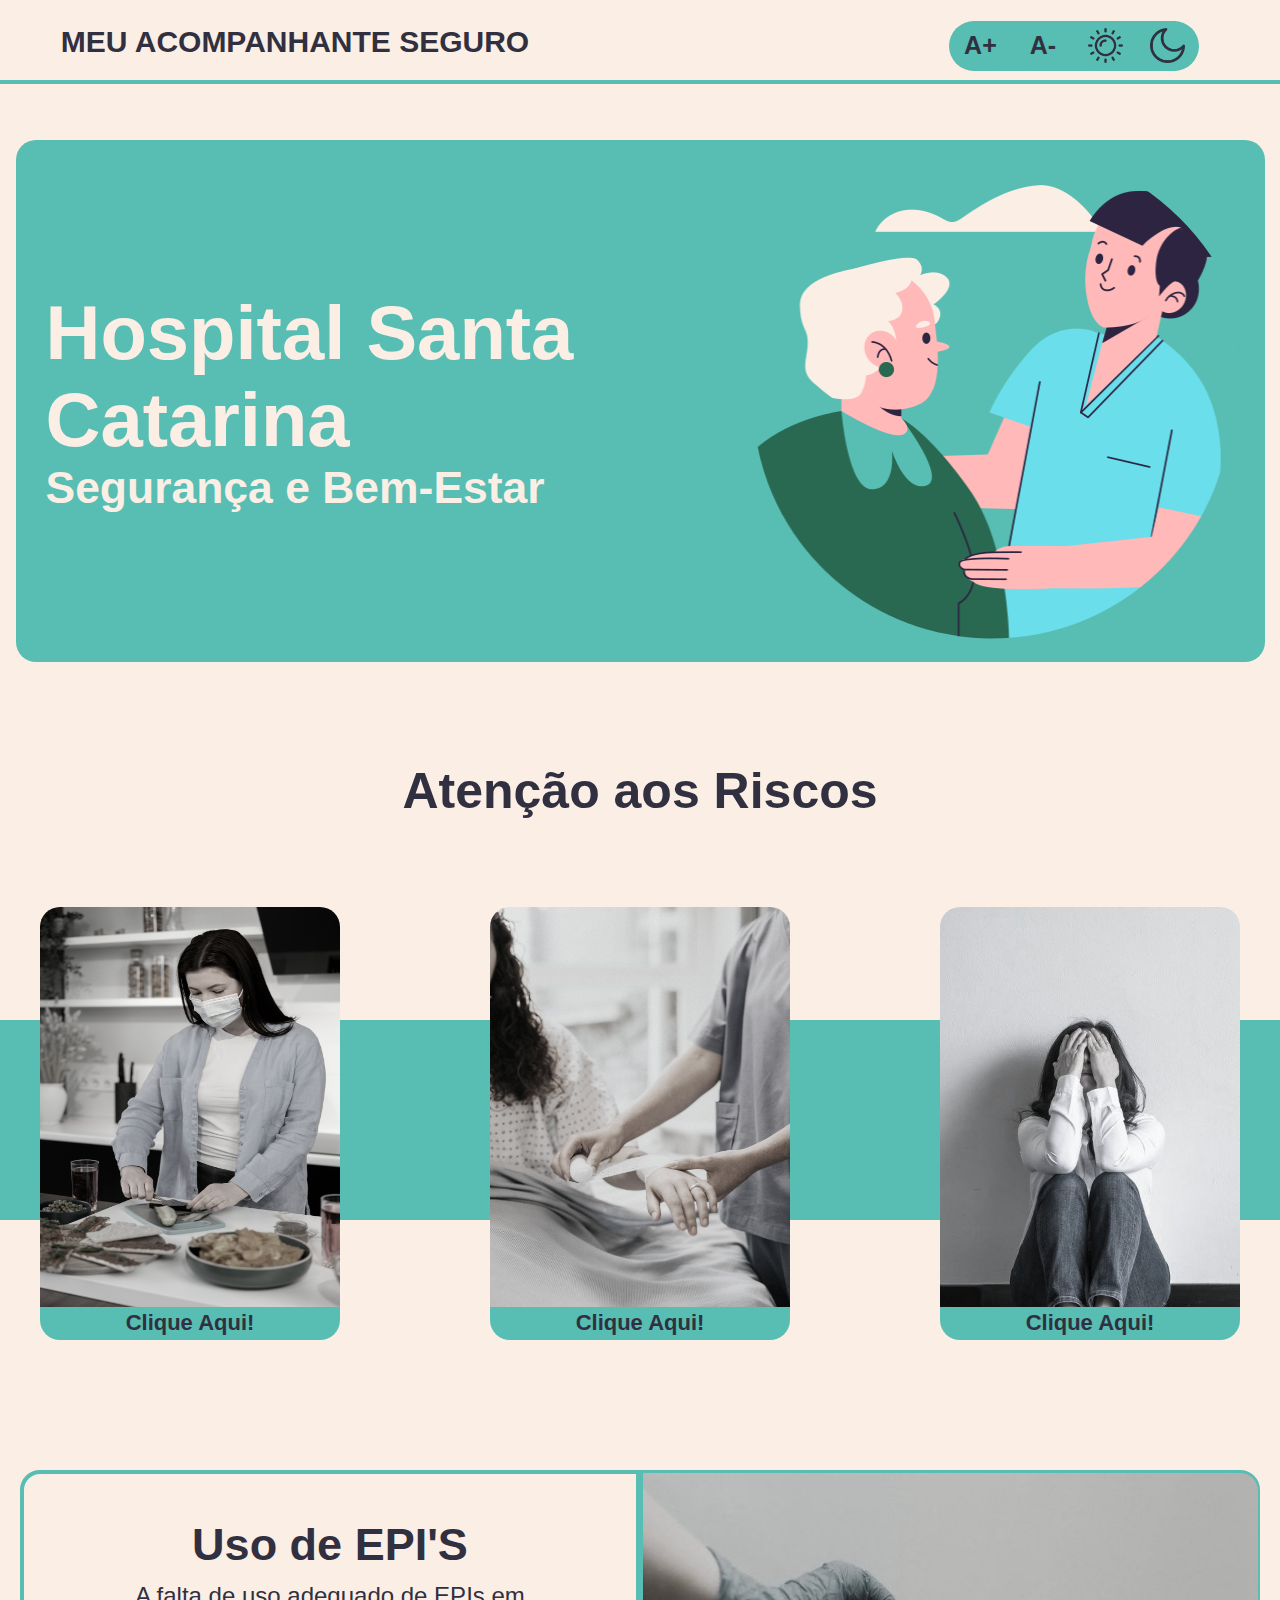
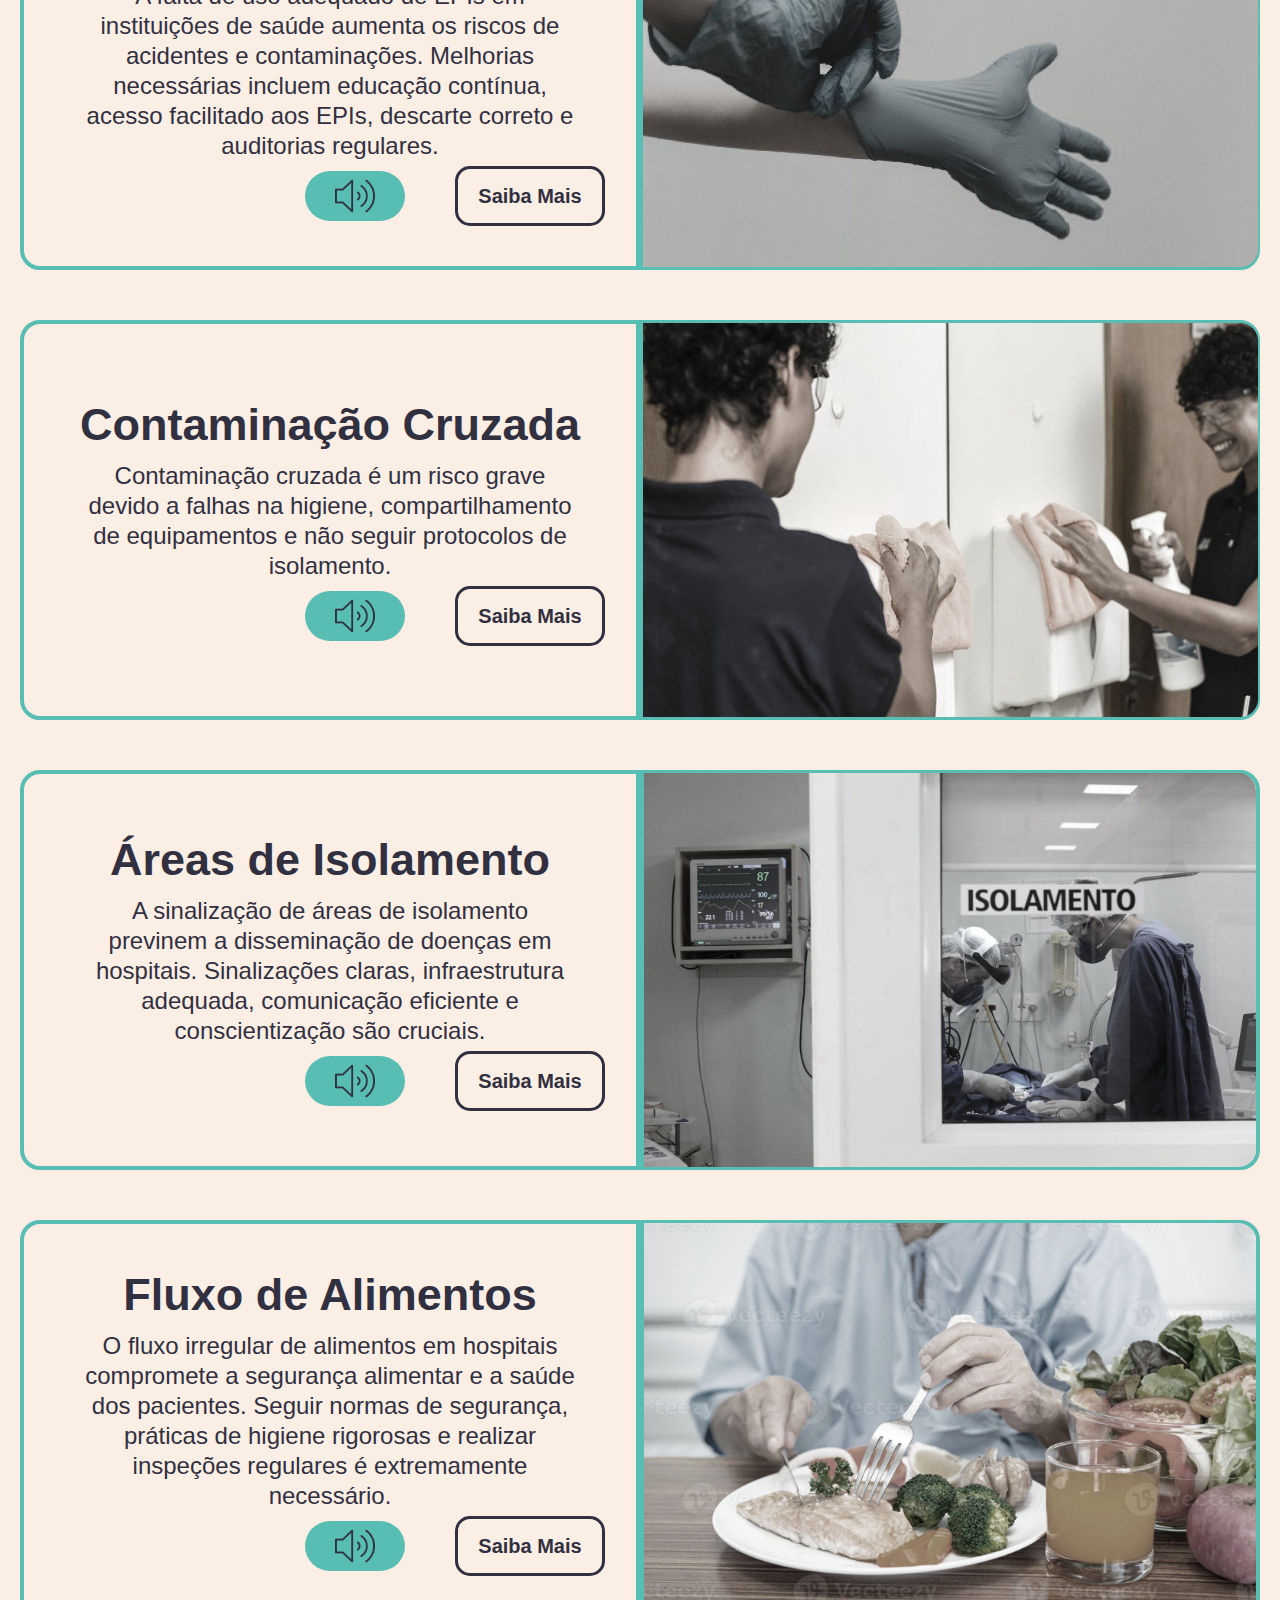
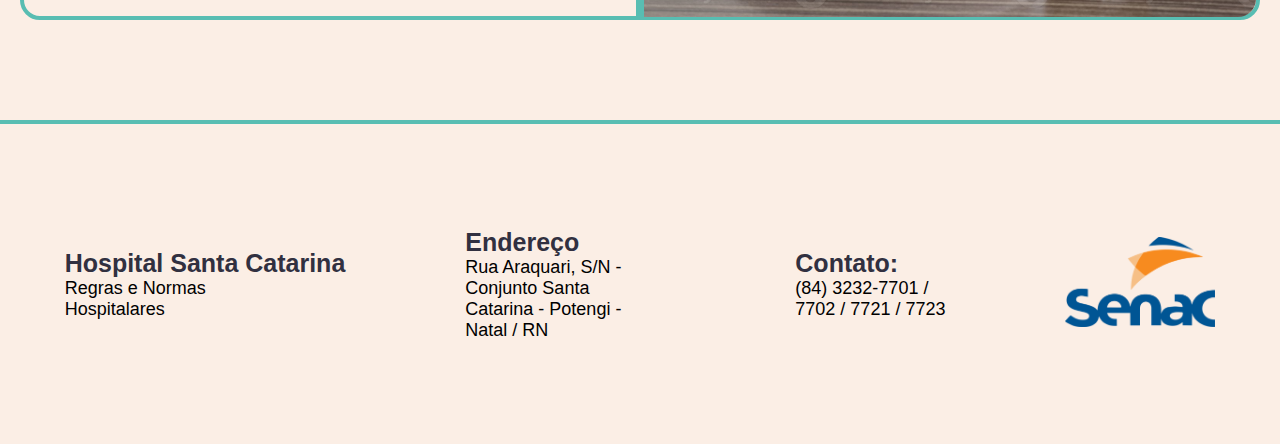
<file: src/index.html>
<!DOCTYPE html>
<html lang="PT-BR">
<head>
    <meta charset="UTF-8">
    <meta name="viewport" content="width=device-width, initial-scale=1.0">
    <title>index</title> 
    <link rel="stylesheet" href="/src/assets/css/index.css">
    <link rel="stylesheet" href="assets/css/reset.css">
    <script src="assets/js/index.js" defer></script>
    <script src="assets/js/script.js" defer></script>
</head>
<body>
    <main class="principal" id="principal">
        <header id="barra_inicial">
            <div id="conteinerEsquerdo">
                <h1 id="titulo" >MEU ACOMPANHANTE SEGURO</h1>
            </div>
            
            <div id="conteinerDireito">
                <nav id="barra_acessibilidade">
                    <button class="botao_acessibilidade" id="aumentar_fonte" class="redimensionar_fonte" title="Aumentar Fonte">A+</button>
                    <button class="botao_acessibilidade" id="diminuir_fonte" class="redimensionar_fonte" title="Diminuir Fonte">A-</button>
                    <button class="botao_acessibilidade" onclick='lightMode()'>
                        <img src="assets/images/icon_modoClaro.png" alt="" class="icones_tema" title="Modo Claro">
                    </button>
                    <button class="botao_acessibilidade" onclick="darkMode()">
                        <img src="assets/images/icon_modoNoturno.png" alt="" class="icones_tema" title="Modo Escuro">
                    </button>
                </nav>
            </div>
        </header>

        <hr id="hr_inicio">

            <section id="destaque">
                <div id="conteinerDestaque">
                    <div id="destaque_texto">
                        <h1>Hospital Santa Catarina</h1>
                        <h3>Segurança e Bem-Estar</h3>
                    </div>
                    <div>
                        <img src="assets/images/img_acompanhanteOficial.png" alt="" id="destaque_imagem" title="Banner Principal">
                    </div>
                </div>
            </section>

        <h1 id="titulo_atencaoRiscos">Atenção aos Riscos</h1>

            <section id="barra_atencaoRiscos">
                <div>
                    <dialog class="dialogRisco" id=dialogRisco1>
                        <h1>Contaminação</h1>

                        <p class="textoDialogo">
                            Cuidados com Alimentos e Bebidas Lave bem as mãos antes de preparar ou
                            consumir alimentos. Não consuma alimentos e bebidas do paciente, a menos que
                            autorizado.
                        </p>
                       
                        <button onclick="fecharDialog()" class="botaofecharDialog">X</button>

                        <button class="BotaoAudio"><img src="assets/images/icon_audio.png" alt="" class="imagemAudio"></button>
                        <!-- Imagem usada para o botão de parar leitura -->
                        <img src="assets/images/icon_pausa.png" alt="Parar Leitura" id="imagemAudioStop" style="display:none;" >
                        
                    </dialog>
                    
                    <button onclick="abrirDialog()" class="botaoAbrirDialog">
                        <img src="assets/images/img_cuidadoAlimentos.jpg" alt="" class="img_riscos" id="img_risco1" title="Contaminação">
                        <h5 class="titulo_risco">Clique Aqui!</h5>
                    </button>
                </div>

                <div>
                    <dialog class="dialogRisco" id=dialogRisco2>
                        <h1>Fluído Corporais</h1>

                        <p class="textoDialogo">
                            Sempre use luvas ao tocar em feridas, trocar curativos, ou auxiliar o
                            paciente em atividades que envolvam contato com fluidos corporais(Sangue, urina...). 
                        </p>

                        <button onclick="fecharDialog2()" class="botaofecharDialog">X</button>

                        <button class="BotaoAudio"><img src="assets/images/icon_audio.png" alt="" class="imagemAudio"></button>
                        <!-- Imagem usada para o botão de parar leitura -->
                        <img src="assets/images/icon_pausa.png" alt="Parar Leitura" id="imagemAudioStop" style="display:none;" >
                
                    </dialog>

                    <button onclick="abrirDialog2()" class="botaoAbrirDialog">
                        <img src="assets/images/img_curativo.jpg" alt="" class="img_riscos" id="img_risco2" title="Fluídos Corporais">
                        <h5 class="titulo_risco">Clique Aqui!</h5>
                    </button>
                </div>

                <div>
                    <dialog class="dialogRisco" id=dialogRisco3>
                        <h1>Emocionais</h1>

                        <p class="textoDialogo">
                            Acompanhar um ente querido no hospital pode ser 
                            emocionalmente desgastante. O estresse e a ansiedade 
                            podem afetar nossa saúde mental, comprometendo nossa 
                            capacidade de cuidar do paciente e de nós mesmos.
                        </p>

                        <button onclick="fecharDialog3()" class="botaofecharDialog">X</button>

                        <button class="BotaoAudio"><img src="assets/images/icon_audio.png" alt="" class="imagemAudio"></button>
                        <!-- Imagem usada para o botão de parar leitura -->
                        <img src="assets/images/icon_pausa.png" alt="Parar Leitura" id="imagemAudioStop" style="display:none;" >

                    </dialog>

                    <button onclick="abrirDialog3()" class="botaoAbrirDialog">
                        <img src="assets/images/img_pessoaAbalada.jpg" alt="" class="img_riscos" id="img_risco3" title="Riscos Emocionais">
                        <h5 class="titulo_risco">Clique Aqui!</h5>
                    </button>
                </div>
            </section>

            <h1 id="secaoConteudo">Conteúdos</h1>

            <main class="conteudo">
                <div class="areaTexto">
                    <h4 class="titulo_conteudo" id="titulo_conteudo1">Uso de EPI'S</h4>
                    <p class="paragrafo_conteudo" id="paragrafo_conteudo1">A falta de uso adequado de EPIs em instituições de saúde aumenta 
                        os riscos de acidentes e contaminações. Melhorias necessárias incluem educação contínua, acesso facilitado aos EPIs, 
                        descarte correto e auditorias regulares.
                    
                      
                    </p>

                    <a href="detalhes.html"><button class="saibaMais">Saiba Mais</button></a>
                    <button class="audioConteudo">
                        <img src="assets/images/icon_audio.png" alt="" class="img_audioConteudo">
                    </button>
                </div>

                <div class="areaImg">
                    <img src="assets/images/img_usoEPIs.jpeg" alt="" class="imagemConteudo" title="Imagem de Uso de Equipamentos de Proteção">
                </div>
            </main>

            <main class="conteudo">
                <div class="areaTexto">
                    <h4 class="titulo_conteudo" id="titulo_conteudo2">Contaminação Cruzada</h4>
                    <p class="paragrafo_conteudo" id="paragrafo_conteudo2">Contaminação cruzada é um risco grave devido a falhas na higiene, 
                        compartilhamento de equipamentos e não seguir protocolos de isolamento.
                    </p>
                    <a href="detalhes2.html"><button class="saibaMais">Saiba Mais</button></a>
                    <button class="audioConteudo">
                        <img src="assets/images/icon_audio.png" alt="" class="img_audioConteudo">
                    </button>
                </div>

                <div class="areaImg">
                    <img src="assets/images/img_contaminaçãoCruzada.jpeg" alt="" class="imagemConteudo" title="Imagem de Contaminação Cruzada">
                </div>
            </main>

            <main class="conteudo">
                <div class="areaTexto">
                    <h4 class="titulo_conteudo" id="titulo_conteudo3">Áreas de Isolamento</h4>
                    <p class="paragrafo_conteudo" id="paragrafo_conteudo3">A sinalização de áreas de isolamento previnem a disseminação de doenças em 
                        hospitais. Sinalizações claras, infraestrutura adequada, comunicação eficiente e conscientização são cruciais.</p>
                    <a href="detalhes3.html"><button class="saibaMais">Saiba Mais</button></a>
                    <button class="audioConteudo">
                        <img src="assets/images/icon_audio.png" alt="" class="img_audioConteudo">
                    </button>
                </div>

                <div class="areaImg">
                    <img src="assets/images/img_áreasIsolamento.jpeg" alt="" class="imagemConteudo" title="Imagem de Áreas de Isolamento">
                </div>
            </main>

            <main class="conteudo">
                <div class="areaTexto">
                    <h4 class="titulo_conteudo" id="titulo_conteudo4">Fluxo de Alimentos</h4>
                    <p class="paragrafo_conteudo" id="paragrafo_conteudo4">O fluxo irregular de alimentos em hospitais compromete a segurança alimentar e 
                        a saúde dos pacientes. Seguir normas de segurança, práticas de higiene rigorosas e realizar inspeções regulares é extremamente 
                        necessário.</p>
                    <a href="detalhes4.html"><button class="saibaMais">Saiba Mais</button></a>
                    <button class="audioConteudo">
                        <img src="assets/images/icon_audio.png" alt="" class="img_audioConteudo">
                    </button>
                </div>

                <div class="areaImg">
                    <img src="assets/images/img_fluxoAlimentos.jpeg" alt="" class="imagemConteudo" title="Imagem de Fluxo de Alimentos">
                </div>
            </main>

        <hr id="hr_rodape">

    </main>

        <footer id="rodape">
            <nav id="hospital">
                <h2 class="titulo-footer">Hospital Santa Catarina</h2>
                <p class="paragrafo-footer">Regras e Normas Hospitalares</p>
            </nav>

            <nav id="endereco">
                <h2 class="titulo-footer">Endereço</h2>
                <p class="paragrafo-footer">Rua Araquari, S/N - Conjunto Santa Catarina - Potengi - Natal / RN</p>
            </nav>

            <nav id="contato">
                <h2 class="titulo-footer">Contato:</h2>
                <p class="paragrafo-footer">(84) 3232-7701 / 7702 / 7721 / 7723</p>
            </nav>

            <nav >
                <figure>
                    <img id="logo-senac" src="assets/images/Img_senac.png" alt="" title="Imagem da Logomarca do Senac">
                </figure>
            </nav>
        </footer>

</body>
</html>
</file>
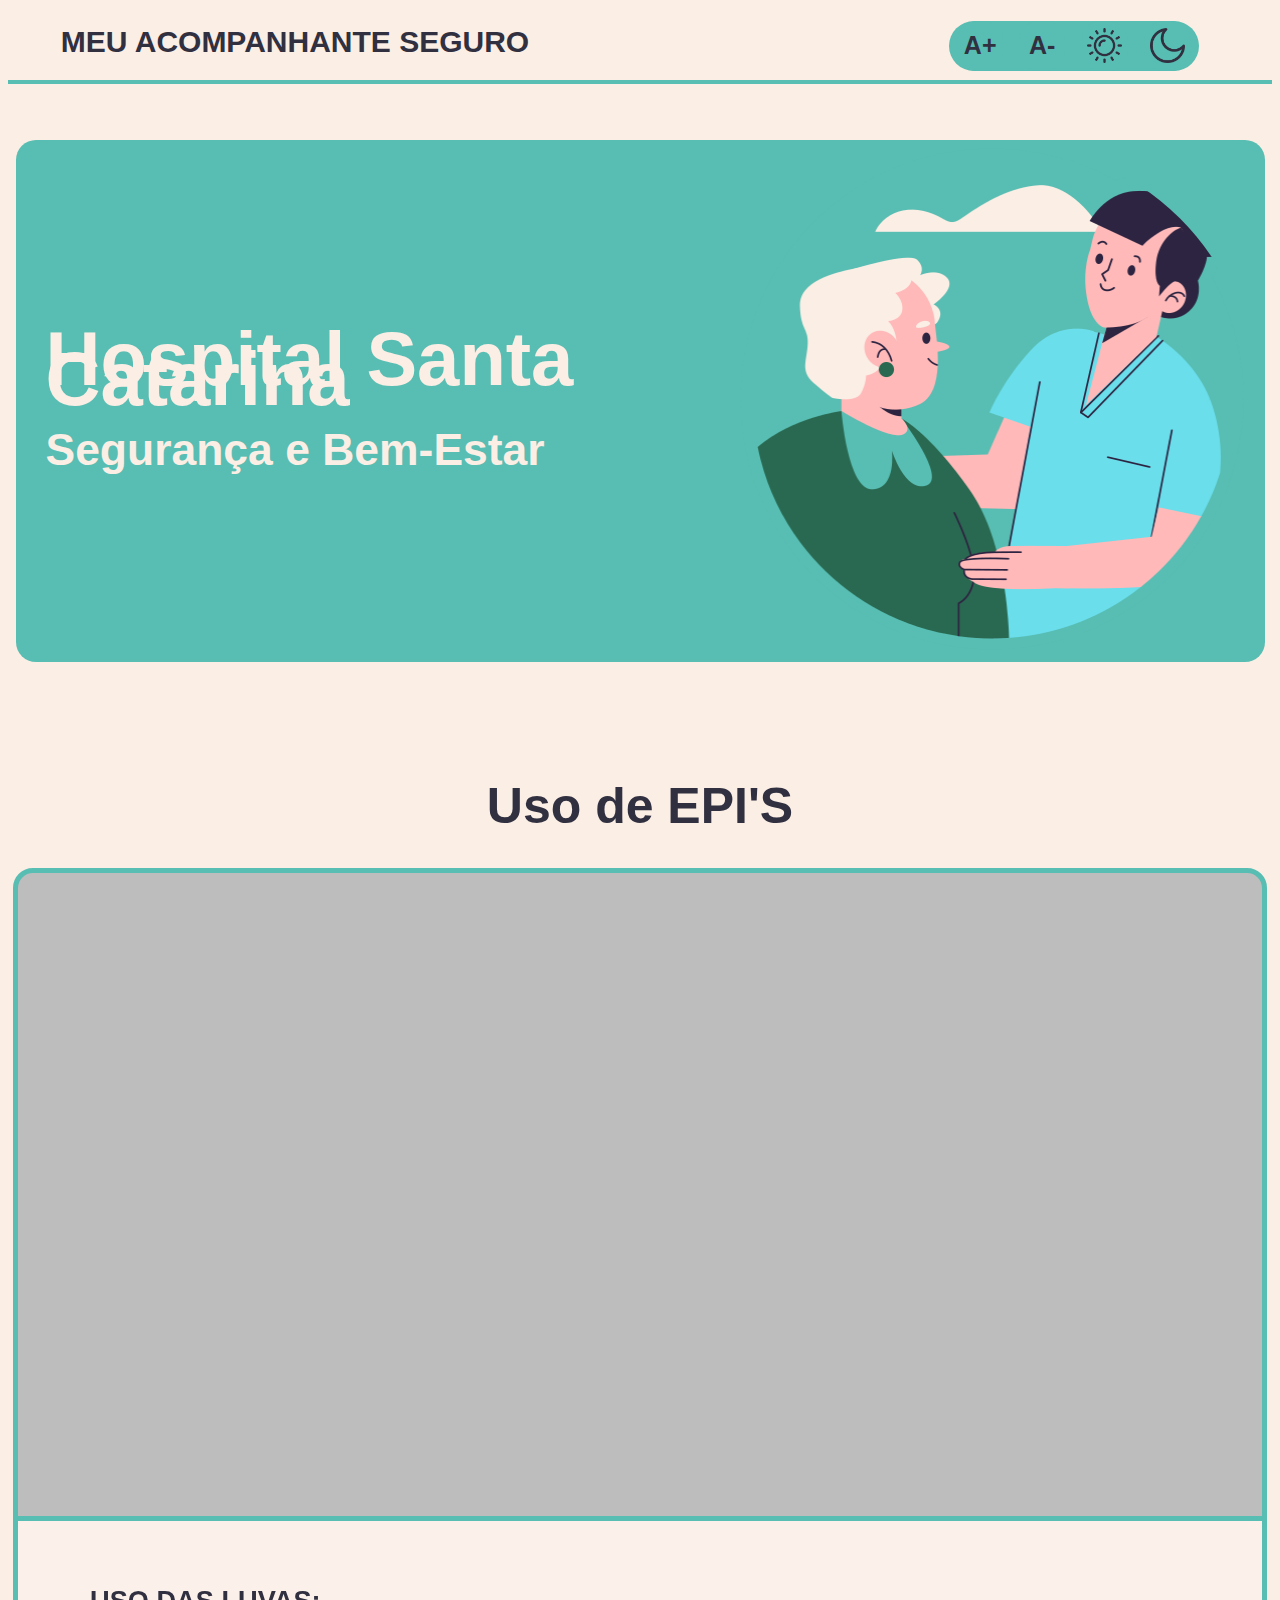
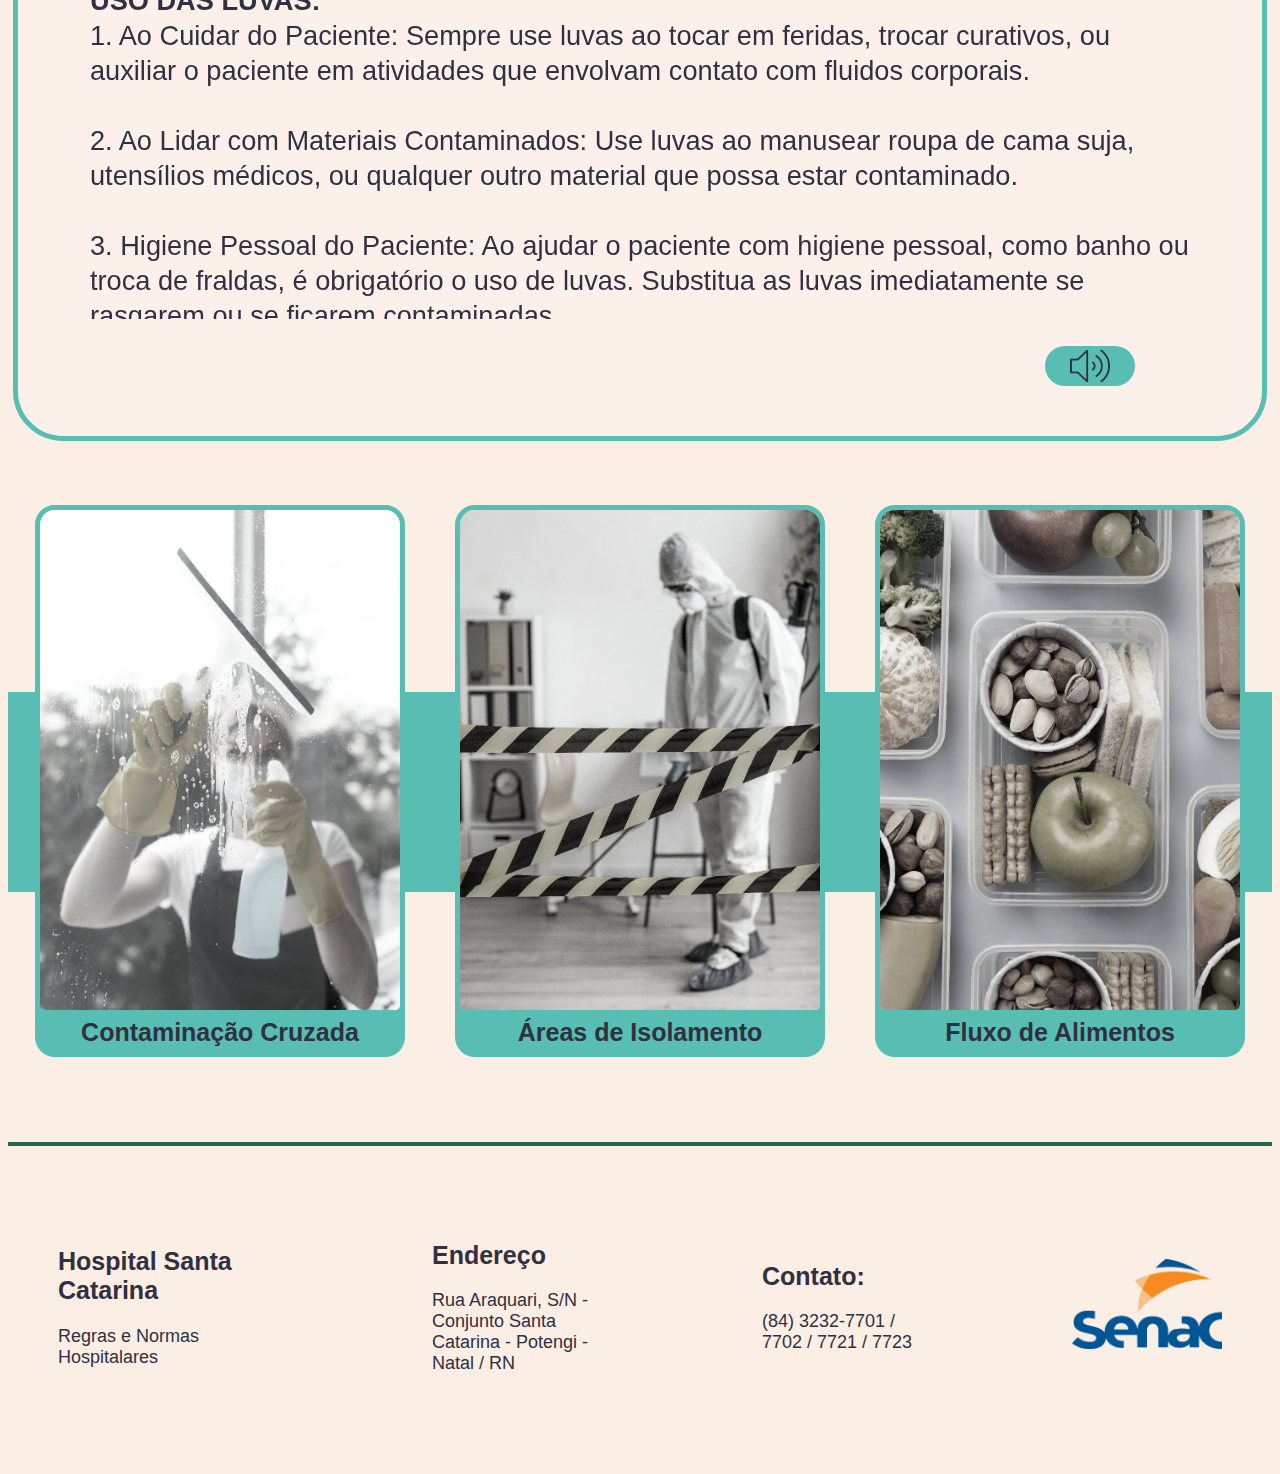
<file: src/detalhes.html>
<!DOCTYPE html>
<html lang="pt-BR">
<head>
    <meta charset="UTF-8">
    <meta name="viewport" content="width=device-width, initial-scale=1.0">
    <title>Uso de EPI</title>

    <link rel="stylesheet" href="assets/css/detalhes.css">
    <script src="assets/js/script.js" defer></script>
    <script src="assets/js/detalhes.js" defer></script>
</head>
<body>

    <main id="principal">
        <header id="barra_inicial">
            <div id="conteinerEsquerdo">
                <a href="index.html"><h1 id="titulo" >MEU ACOMPANHANTE SEGURO</h1></a>
            </div>
            
            <div id="conteinerDireito">
                <nav id="barra_acessibilidade">
                    <button class="botao_acessibilidade" id="aumentar_fonte" class="redimensionar_fonte" title="aumentar fonte">A+</button>
                    <button class="botao_acessibilidade" id="diminuir_fonte" class="redimensionar_fonte" title="diminuir fonte">A-</button>
                    <button class="botao_acessibilidade" onclick='lightMode()'>
                        <img src="assets/images/icon_modoClaro.png" alt="" class="icones_tema" title="Modo Claro">
                    </button>
                    <button class="botao_acessibilidade" onclick="darkMode()">
                        <img src="assets/images/icon_modoNoturno.png" alt="" class="icones_tema" title="Modo Escuro">
                    </button>
                </nav>
            </div>
        </header>

    <hr id="hr_inicio">

    <section id="destaque">
        <div id="conteinerDestaque">
            <div id="destaque_texto">
                <h1>Hospital Santa Catarina</h1>
                <h3>Segurança e Bem-Estar</h3>
            </div>
            <div>
                <img src="assets/images/img_acompanhanteOficial.png" alt="" id="destaque_imagem">
            </div>
        </div>
        </section>
    
        <main id="conteudo">
            <h1 id="titulo_conteudo">Uso de EPI'S</h1>
    
            <main id="videoConteudo">
                <iframe src="https://www.youtube.com/embed/mfm9KHnDA-w" frameborder="0" id="video"></iframe>
            </main>
           
            <main id="textoConteudo">
                <p id="texto">
                        <strong>USO DAS LUVAS:</strong>
                    <br>
                        1. Ao Cuidar do Paciente: Sempre use luvas ao tocar em feridas, trocar curativos, ou auxiliar o paciente em atividades que envolvam contato com fluidos corporais.
                    <br>
                    <br>
                        2. Ao Lidar com Materiais Contaminados: Use luvas ao manusear roupa de cama suja, utensílios médicos, ou qualquer outro material que possa estar contaminado.
                    <br>
                    <br>
                        3. Higiene Pessoal do Paciente: Ao ajudar o paciente com higiene pessoal, como banho ou troca de fraldas, é obrigatório o uso de luvas. Substitua as luvas imediatamente se rasgarem ou se ficarem contaminadas.
                    <br>
                    <br>
                        4. Higienização Pós-Uso: Após retirar e descartar as luvas, higienize as mãos novamente com água e sabão ou álcool em gel.
                    <br>
                    <br>
                       <strong>DICAS:</strong>
                    <br>
                        1. Não Reutilize Luvas: As luvas de procedimento são de uso único. Nunca reutilize luvas descartáveis.
                    <br>
                    <br>
                        2. Evite Tocar o Rosto: Não toque seu rosto ou ajuste a máscara enquanto estiver usando luvas.
                    <br>
                    <br>
                        <strong>PÓS USO DA MÁSCARA:</strong>
                    <br>
                    1. Troca e Armazenamento: Troque a máscara se ela estiver úmida, suja ou danificada. 
                    <br>
                    <br>
                    2. Não reutilize máscaras descartáveis. Se estiver usando uma máscara de tecido, lave-a diariamente com água e sabão ou detergente, secando-a completamente antes do próximo uso. 
                    <br>
                    <br>
                    <strong>ATENÇÃO:</strong> Respeite as normas e orientações do hospital quanto ao uso de Equipamentos de Proteção Individual (EPI's). O uso correto da máscara é um gesto de cuidado e responsabilidade. Ao seguir essas orientações, você contribui para a segurança e bem-estar de todos dentro do ambiente hospitalar. Lembre-se: o uso correto da máscara salva vidas!


                </p>
                <button id="BotaoAudio"><img src="assets/images/icon_audio.png" alt="" id="imagemAudio"></button>
                <!-- Imagem usada para o botão de parar leitura -->
                <img src="assets/images/icon_pausa.png" alt="Parar Leitura" id="imagemAudioStop" style="display:none;">
            </main>
    
        </main>
        <h1 id="titulo_proximoConteudo">Próximo Conteúdo</h1>
        
        <section id="barra_proximoConteudo">
            <a href="detalhes2.html">
                <img src="assets/images/img_proxConteudo-contaminacaoCruzada.jpeg" alt="" class="img_conteudo">
                <h5 class="titulo_conteudo">Contaminação Cruzada</h5>
            </a>
    
            <a href="detalhes3.html">
                <img src="assets/images/img_proxConteudo-areaRisco.jpeg" alt="" class="img_conteudo">
                <h5 class="titulo_conteudo">Áreas de Isolamento</h5>
            </a>
    
            <a href="detalhes4.html">
                <img src="assets/images/img_proxConteudo-fluxoAlimentos.jpeg" alt="" class="img_conteudo">
                <h5 class="titulo_conteudo">Fluxo de Alimentos</h5>
            </a>
        </section>
    
    <hr id="hr_rodape">
    </main>

    <footer id="rodape">
        <nav id="hospital">
            <h2 class="titulo-footer">Hospital Santa Catarina</h2>
            <p class="paragrafo-footer">Regras e Normas Hospitalares</p>
        </nav>

        <nav id="endereco">
            <h2 class="titulo-footer">Endereço</h2>
            <p class="paragrafo-footer">Rua Araquari, S/N - Conjunto Santa Catarina - Potengi - Natal / RN</p>
        </nav>

        <nav id="contato">
            <h2 class="titulo-footer">Contato:</h2>
            <p class="paragrafo-footer">(84) 3232-7701 / 7702 / 7721 / 7723</p>
        </nav>

        <nav >
            <figure id="conteinerImg">
                <img id="logo-senac" src="assets/images/Img_senac.png" alt="">
            </figure>
        </nav>
    </footer>
</body>
</html>
</file>
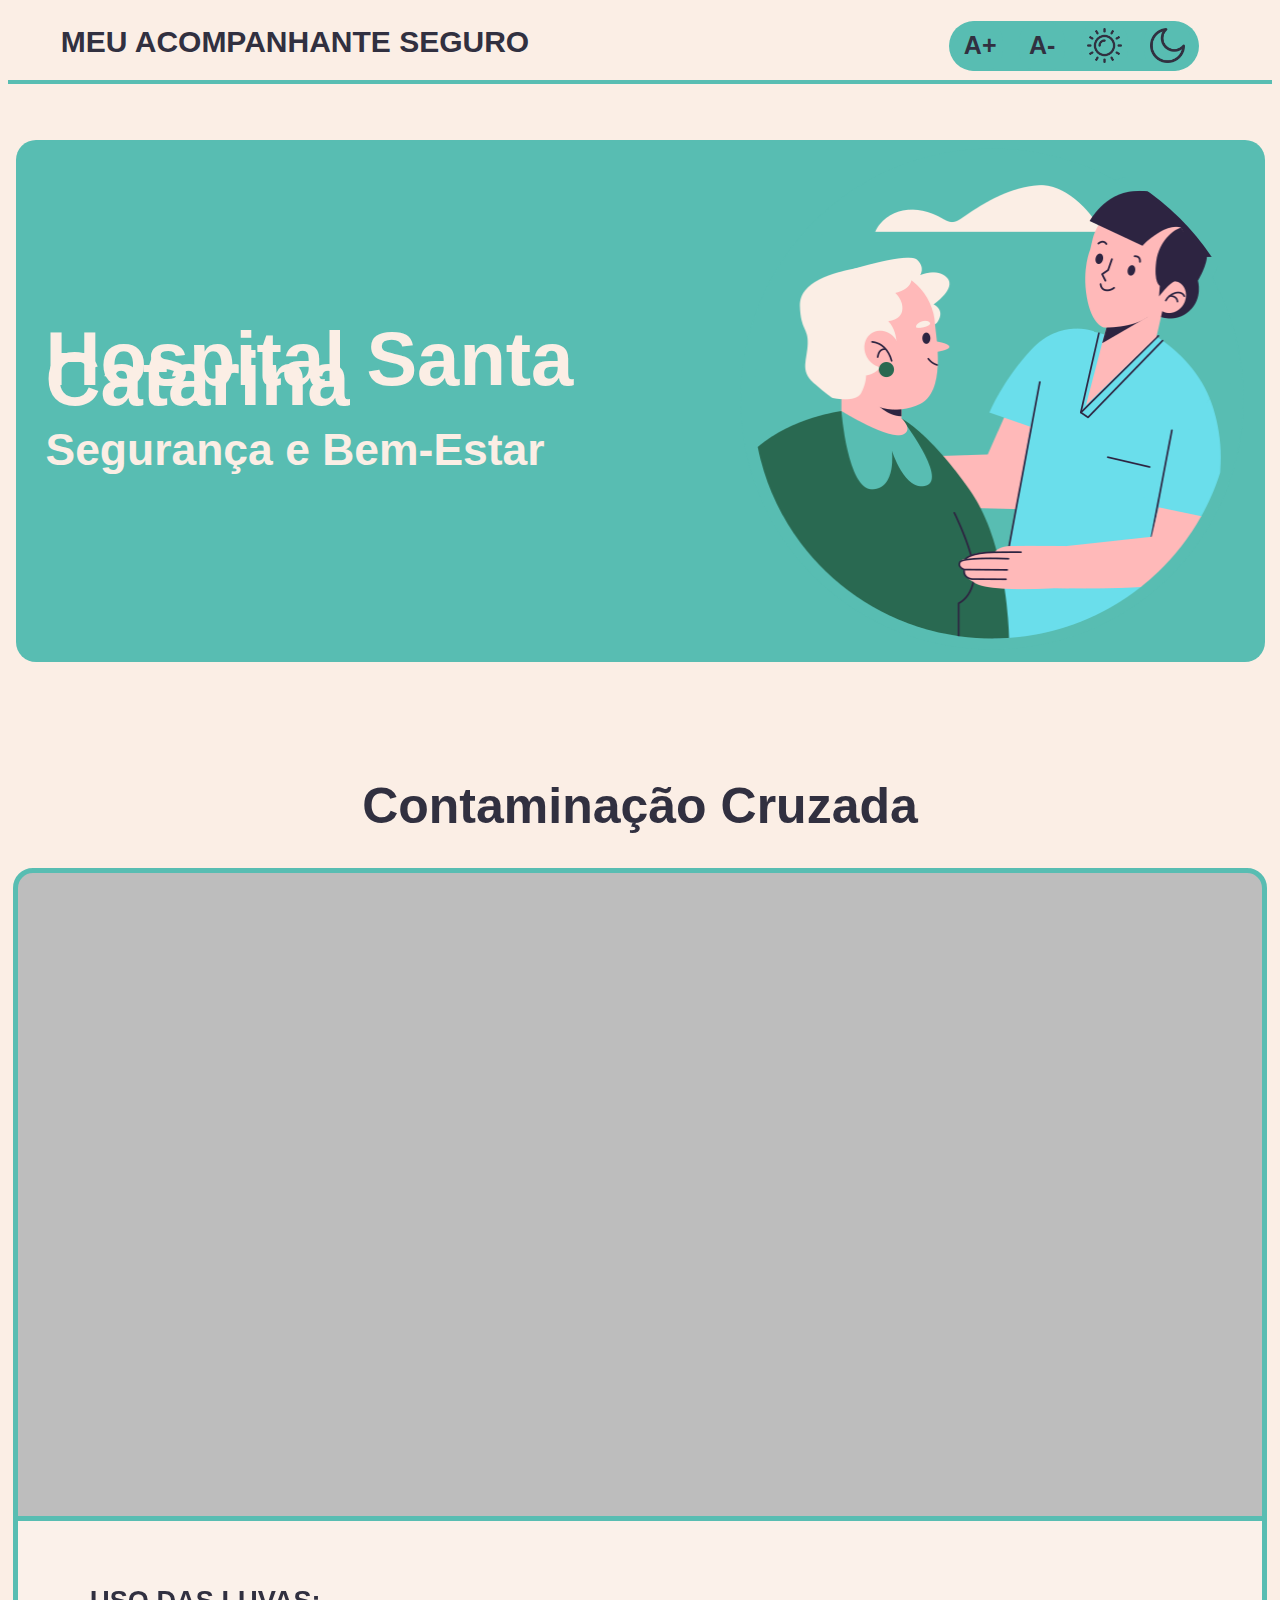
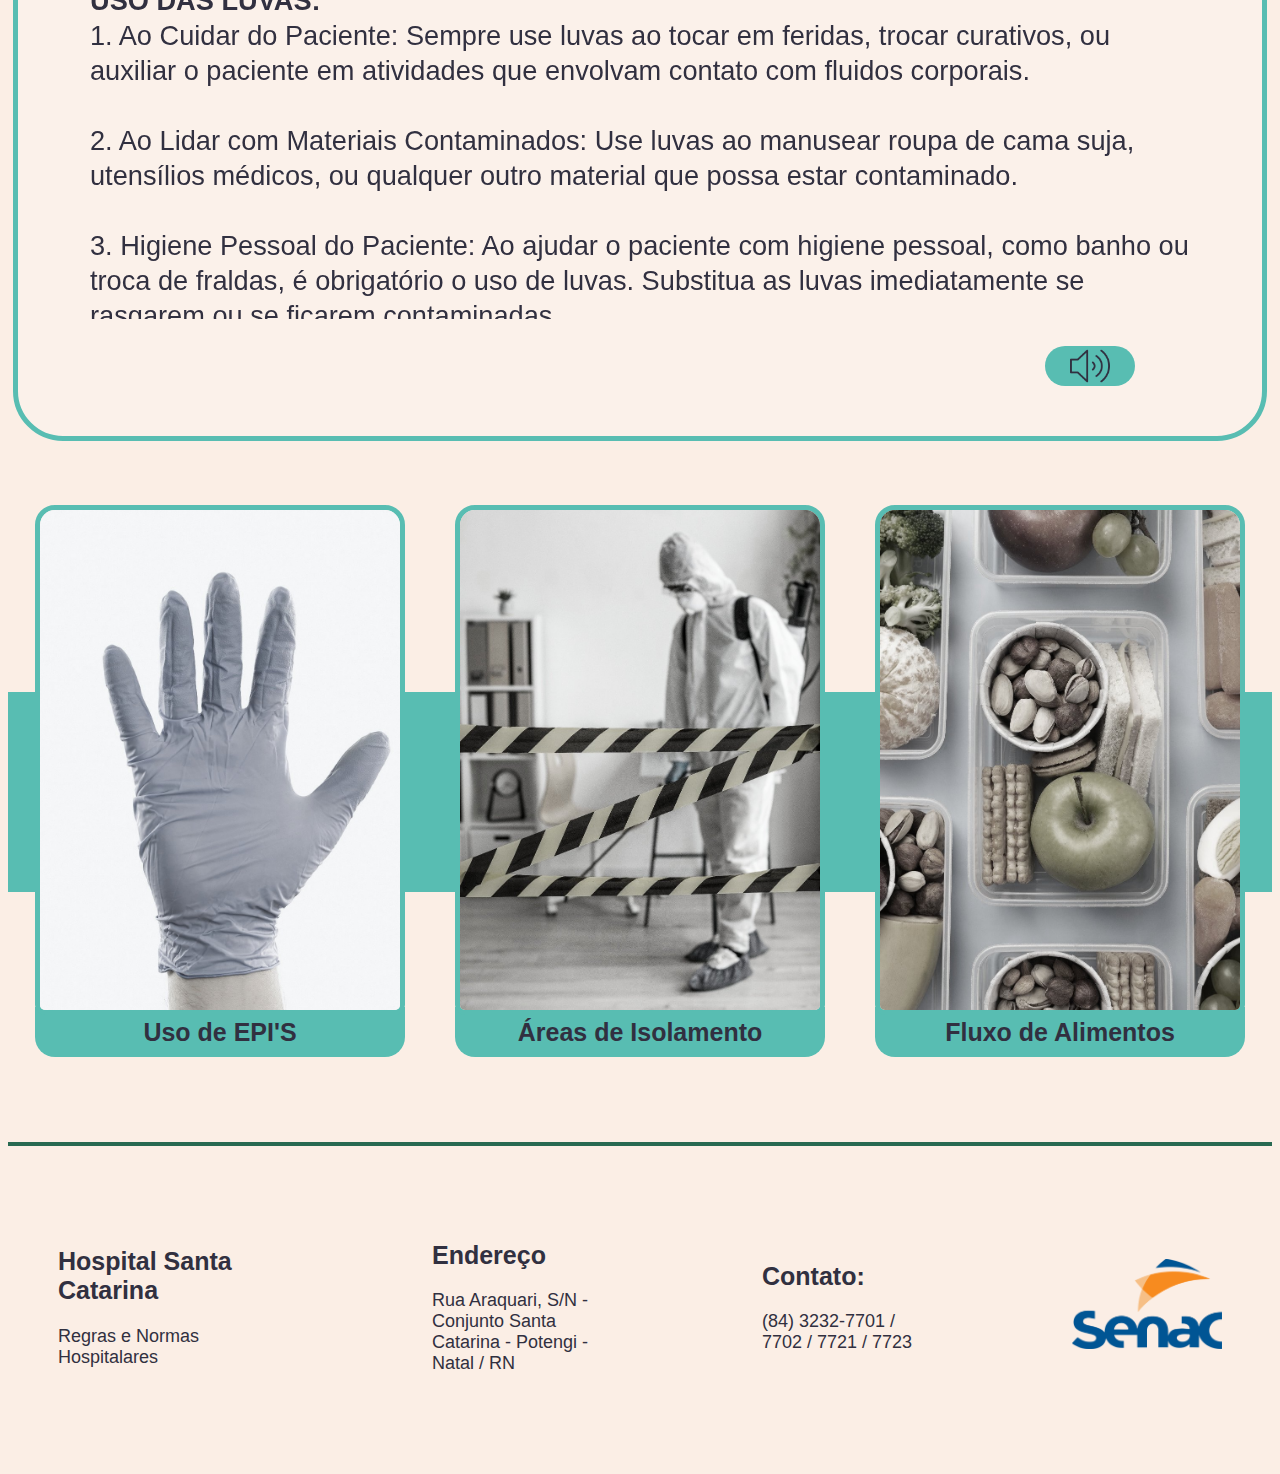
<file: src/detalhes2.html>
<!DOCTYPE html>
<html lang="pt-BR">
<head>
    <meta charset="UTF-8">
    <meta name="viewport" content="width=device-width, initial-scale=1.0">
    <title>Contaminação Cruzada</title>

    <link rel="stylesheet" href="assets/css/detalhes.css">
    <script src="assets/js/script.js" defer></script>
    <script src="assets/js/detalhes.js" defer></script>
</head>
<body>

    <main id="principal">
        <header id="barra_inicial">
            <div id="conteinerEsquerdo">
                <a href="index.html"><h1 id="titulo" >MEU ACOMPANHANTE SEGURO</h1></a>
            </div>
            
            <div id="conteinerDireito">
                <nav id="barra_acessibilidade">
                    <button class="botao_acessibilidade" id="aumentar_fonte" class="redimensionar_fonte" title="aumentar fonte">A+</button>
                    <button class="botao_acessibilidade" id="diminuir_fonte" class="redimensionar_fonte" title="diminuir fonte">A-</button>
                    <button class="botao_acessibilidade" onclick='lightMode()'>
                        <img src="assets/images/icon_modoClaro.png" alt="" class="icones_tema" title="Modo Claro">
                    </button>
                    <button class="botao_acessibilidade" onclick="darkMode()">
                        <img src="assets/images/icon_modoNoturno.png" alt="" class="icones_tema" title="Modo Escuro">
                    </button>
                </nav>
            </div>
        </header>

    <hr id="hr_inicio">

    <section id="destaque">
        <div id="conteinerDestaque">
            <div id="destaque_texto">
                <h1>Hospital Santa Catarina</h1>
                <h3>Segurança e Bem-Estar</h3>
            </div>
            <div>
                <img src="assets/images/img_acompanhanteOficial.png" alt="" id="destaque_imagem">
            </div>
        </div>
        </section>
    
        <main id="conteudo">
            <h1 id="titulo_conteudo">Contaminação Cruzada</h1>
    
            <main id="videoConteudo">
                <iframe src="https://www.youtube.com/embed/g2UhAikq80c" frameborder="0" id="video"></iframe>
            </main>
           
            <main id="textoConteudo">
                <p id="texto">
                        <strong>USO DAS LUVAS:</strong>
                    <br>
                        1. Ao Cuidar do Paciente: Sempre use luvas ao tocar em feridas, trocar curativos, ou auxiliar o paciente em atividades que envolvam contato com fluidos corporais.
                    <br>
                    <br>
                        2. Ao Lidar com Materiais Contaminados: Use luvas ao manusear roupa de cama suja, utensílios médicos, ou qualquer outro material que possa estar contaminado.
                    <br>
                    <br>
                        3. Higiene Pessoal do Paciente: Ao ajudar o paciente com higiene pessoal, como banho ou troca de fraldas, é obrigatório o uso de luvas. Substitua as luvas imediatamente se rasgarem ou se ficarem contaminadas.
                    <br>
                    <br>
                        4. Higienização Pós-Uso: Após retirar e descartar as luvas, higienize as mãos novamente com água e sabão ou álcool em gel.
                    <br>
                    <br>
                       <strong>DICAS:</strong>
                    <br>
                        1. Não Reutilize Luvas: As luvas de procedimento são de uso único. Nunca reutilize luvas descartáveis.
                    <br>
                    <br>
                        2. Evite Tocar o Rosto: Não toque seu rosto ou ajuste a máscara enquanto estiver usando luvas.
                    <br>
                    <br>
                        <strong>PÓS USO DA MÁSCARA:</strong>
                    <br>
                    1. Troca e Armazenamento: Troque a máscara se ela estiver úmida, suja ou danificada. 
                    <br>
                    <br>
                    2. Não reutilize máscaras descartáveis. Se estiver usando uma máscara de tecido, lave-a diariamente com água e sabão ou detergente, secando-a completamente antes do próximo uso. 
                    <br>
                    <br>
                    <strong>ATENÇÃO:</strong> Respeite as normas e orientações do hospital quanto ao uso de Equipamentos de Proteção Individual (EPI's). O uso correto da máscara é um gesto de cuidado e responsabilidade. Ao seguir essas orientações, você contribui para a segurança e bem-estar de todos dentro do ambiente hospitalar. Lembre-se: o uso correto da máscara salva vidas!


                </p>
                <button id="BotaoAudio"><img src="assets/images/icon_audio.png" alt="" id="imagemAudio"></button>
                <!-- Imagem usada para o botão de parar leitura -->
                <img src="assets/images/icon_pausa.png" alt="Parar Leitura" id="imagemAudioStop" style="display:none;">
            </main>
    
        </main>
        <h1 id="titulo_proximoConteudo">Próximo Conteúdo</h1>
        
        <section id="barra_proximoConteudo">
            <a href="detalhes.html">
                <img src="assets/images/img_proxConteudo-usoEpis.jpeg" alt="" class="img_conteudo">
                <h5 class="titulo_conteudo">Uso de EPI'S</h5>
            </a>
    
            <a href="detalhes3.html">
                <img src="assets/images/img_proxConteudo-areaRisco.jpeg" alt="" class="img_conteudo">
                <h5 class="titulo_conteudo">Áreas de Isolamento</h5>
            </a>
    
            <a href="detalhes4.html">
                <img src="assets/images/img_proxConteudo-fluxoAlimentos.jpeg" alt="" class="img_conteudo">
                <h5 class="titulo_conteudo">Fluxo de Alimentos</h5>
            </a>
        </section>
    
    <hr id="hr_rodape">
    </main>

    <footer id="rodape">
        <nav id="hospital">
            <h2 class="titulo-footer">Hospital Santa Catarina</h2>
            <p class="paragrafo-footer">Regras e Normas Hospitalares</p>
        </nav>

        <nav id="endereco">
            <h2 class="titulo-footer">Endereço</h2>
            <p class="paragrafo-footer">Rua Araquari, S/N - Conjunto Santa Catarina - Potengi - Natal / RN</p>
        </nav>

        <nav id="contato">
            <h2 class="titulo-footer">Contato:</h2>
            <p class="paragrafo-footer">(84) 3232-7701 / 7702 / 7721 / 7723</p>
        </nav>

        <nav >
            <figure id="conteinerImg">
                <img id="logo-senac" src="assets/images/Img_senac.png" alt="">
            </figure>
        </nav>
    </footer>
</body>
</html>
</file>
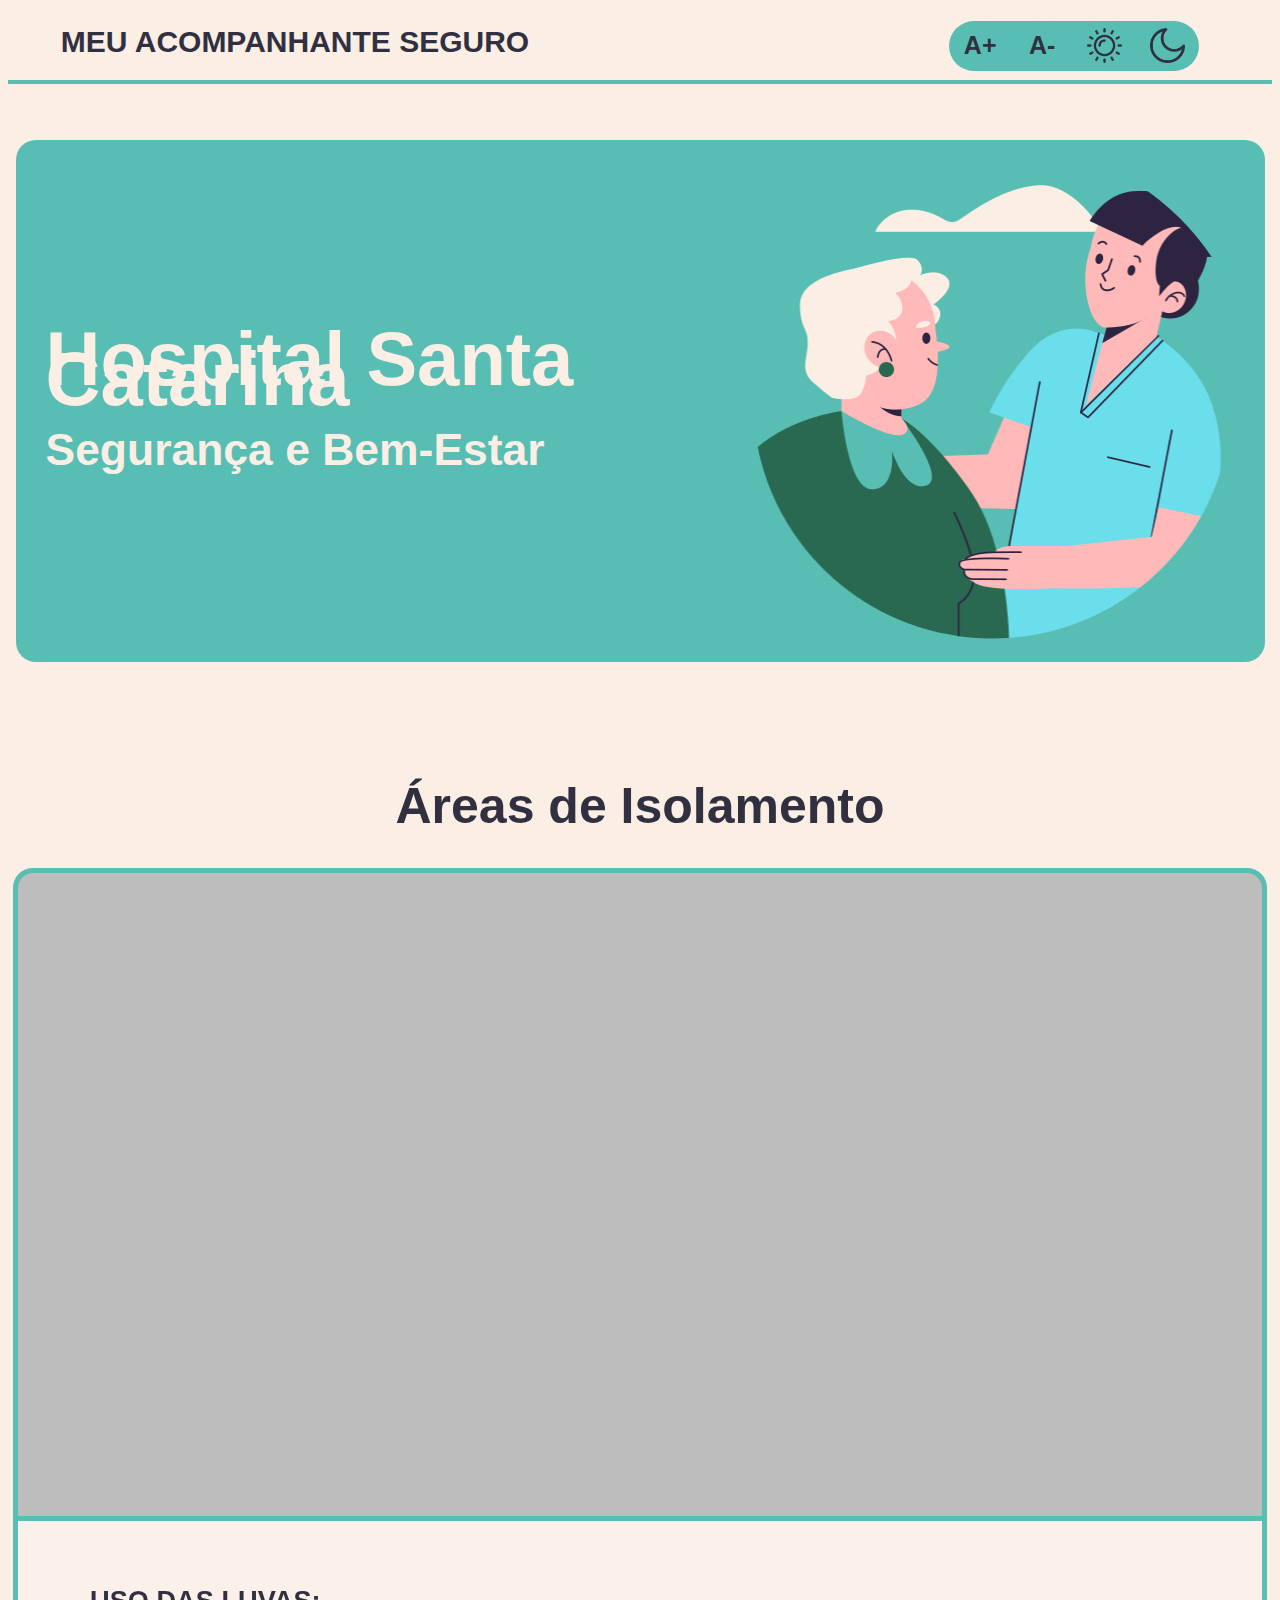
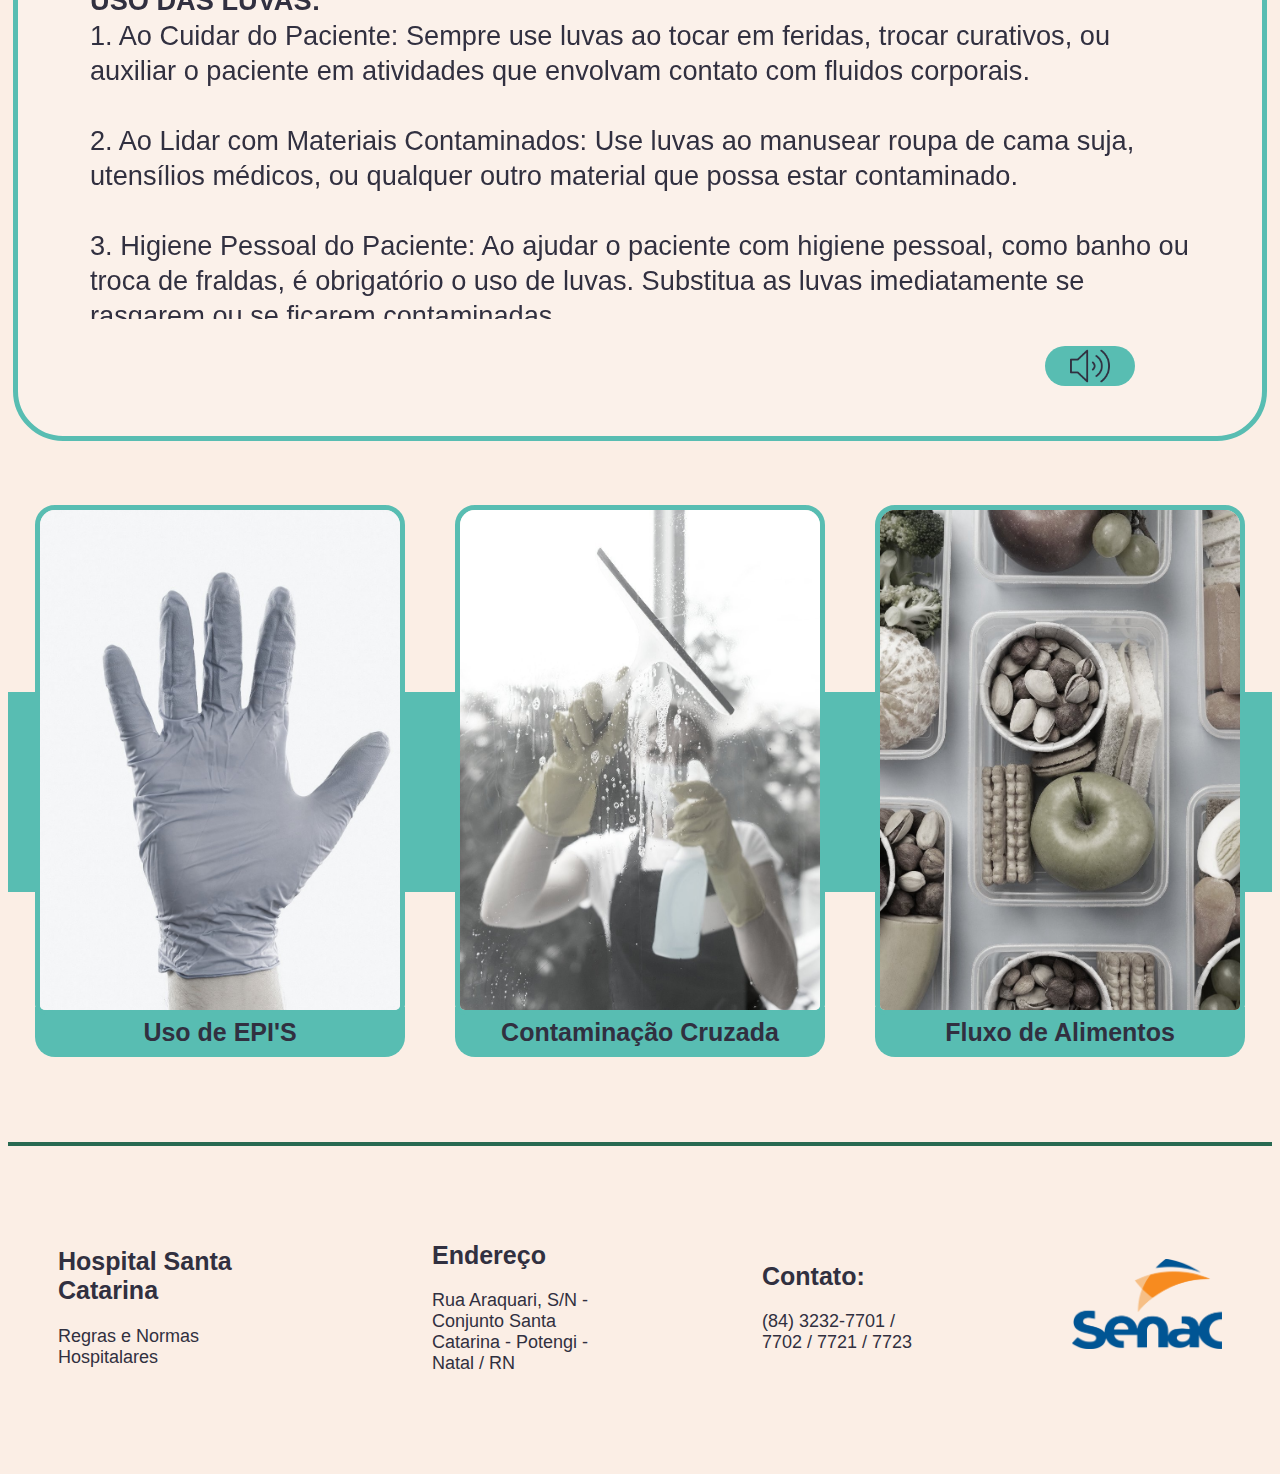
<file: src/detalhes3.html>
<!DOCTYPE html>
<html lang="pt-BR">
<head>
    <meta charset="UTF-8">
    <meta name="viewport" content="width=device-width, initial-scale=1.0">
    <title>Áreas de Isolamento</title>

    <link rel="stylesheet" href="assets/css/detalhes.css">
    <script src="assets/js/script.js" defer></script>
    <script src="assets/js/detalhes.js" defer></script>
</head>
<body>

    <main id="principal">
        <header id="barra_inicial">
            <div id="conteinerEsquerdo">
                <a href="index.html"><h1 id="titulo" >MEU ACOMPANHANTE SEGURO</h1></a>
            </div>
            
            <div id="conteinerDireito">
                <nav id="barra_acessibilidade">
                    <button class="botao_acessibilidade" id="aumentar_fonte" class="redimensionar_fonte" title="aumentar fonte">A+</button>
                    <button class="botao_acessibilidade" id="diminuir_fonte" class="redimensionar_fonte" title="diminuir fonte">A-</button>
                    <button class="botao_acessibilidade" onclick='lightMode()'>
                        <img src="assets/images/icon_modoClaro.png" alt="" class="icones_tema" title="Modo Claro">
                    </button>
                    <button class="botao_acessibilidade" onclick="darkMode()">
                        <img src="assets/images/icon_modoNoturno.png" alt="" class="icones_tema" title="Modo Escuro">
                    </button>
                </nav>
            </div>
        </header>

    <hr id="hr_inicio">

    <section id="destaque">
        <div id="conteinerDestaque">
            <div id="destaque_texto">
                <h1>Hospital Santa Catarina</h1>
                <h3>Segurança e Bem-Estar</h3>
            </div>
            <div>
                <img src="assets/images/img_acompanhanteOficial.png" alt="" id="destaque_imagem">
            </div>
        </div>
        </section>
    
        <main id="conteudo">
            <h1 id="titulo_conteudo">Áreas de Isolamento</h1>
    
            <main id="videoConteudo">
                <iframe src="https://www.youtube.com/embed/gwpE4JE9mWE" frameborder="0" id="video"></iframe>
            </main>
           
            <main id="textoConteudo">
                <p id="texto">
                        <strong>USO DAS LUVAS:</strong>
                    <br>
                        1. Ao Cuidar do Paciente: Sempre use luvas ao tocar em feridas, trocar curativos, ou auxiliar o paciente em atividades que envolvam contato com fluidos corporais.
                    <br>
                    <br>
                        2. Ao Lidar com Materiais Contaminados: Use luvas ao manusear roupa de cama suja, utensílios médicos, ou qualquer outro material que possa estar contaminado.
                    <br>
                    <br>
                        3. Higiene Pessoal do Paciente: Ao ajudar o paciente com higiene pessoal, como banho ou troca de fraldas, é obrigatório o uso de luvas. Substitua as luvas imediatamente se rasgarem ou se ficarem contaminadas.
                    <br>
                    <br>
                        4. Higienização Pós-Uso: Após retirar e descartar as luvas, higienize as mãos novamente com água e sabão ou álcool em gel.
                    <br>
                    <br>
                       <strong>DICAS:</strong>
                    <br>
                        1. Não Reutilize Luvas: As luvas de procedimento são de uso único. Nunca reutilize luvas descartáveis.
                    <br>
                    <br>
                        2. Evite Tocar o Rosto: Não toque seu rosto ou ajuste a máscara enquanto estiver usando luvas.
                    <br>
                    <br>
                        <strong>PÓS USO DA MÁSCARA:</strong>
                    <br>
                    1. Troca e Armazenamento: Troque a máscara se ela estiver úmida, suja ou danificada. 
                    <br>
                    <br>
                    2. Não reutilize máscaras descartáveis. Se estiver usando uma máscara de tecido, lave-a diariamente com água e sabão ou detergente, secando-a completamente antes do próximo uso. 
                    <br>
                    <br>
                    <strong>ATENÇÃO:</strong> Respeite as normas e orientações do hospital quanto ao uso de Equipamentos de Proteção Individual (EPI's). O uso correto da máscara é um gesto de cuidado e responsabilidade. Ao seguir essas orientações, você contribui para a segurança e bem-estar de todos dentro do ambiente hospitalar. Lembre-se: o uso correto da máscara salva vidas!


                </p>
                <button id="BotaoAudio"><img src="assets/images/icon_audio.png" alt="" id="imagemAudio"></button>
                <!-- Imagem usada para o botão de parar leitura -->
                <img src="assets/images/icon_pausa.png" alt="Parar Leitura" id="imagemAudioStop" style="display:none;">
            </main>
    
        </main>
        <h1 id="titulo_proximoConteudo">Próximo Conteúdo</h1>
        
        <section id="barra_proximoConteudo">
            <a href="detalhes.html">
                <img src="assets/images/img_proxConteudo-usoEpis.jpeg" alt="" class="img_conteudo">
                <h5 class="titulo_conteudo">Uso de EPI'S</h5>
            </a>
    
            <a href="detalhes3.html">
                <img src="assets/images/img_proxConteudo-contaminacaoCruzada.jpeg" alt="" class="img_conteudo">
                <h5 class="titulo_conteudo">Contaminação Cruzada</h5>
            </a>
    
            <a href="detalhes4.html">
                <img src="assets/images/img_proxConteudo-fluxoAlimentos.jpeg" alt="" class="img_conteudo">
                <h5 class="titulo_conteudo">Fluxo de Alimentos</h5>
            </a>
        </section>
    
    <hr id="hr_rodape">
    </main>

    <footer id="rodape">
        <nav id="hospital">
            <h2 class="titulo-footer">Hospital Santa Catarina</h2>
            <p class="paragrafo-footer">Regras e Normas Hospitalares</p>
        </nav>

        <nav id="endereco">
            <h2 class="titulo-footer">Endereço</h2>
            <p class="paragrafo-footer">Rua Araquari, S/N - Conjunto Santa Catarina - Potengi - Natal / RN</p>
        </nav>

        <nav id="contato">
            <h2 class="titulo-footer">Contato:</h2>
            <p class="paragrafo-footer">(84) 3232-7701 / 7702 / 7721 / 7723</p>
        </nav>

        <nav >
            <figure id="conteinerImg">
                <img id="logo-senac" src="assets/images/Img_senac.png" alt="">
            </figure>
        </nav>
    </footer>
</body>
</html>
</file>
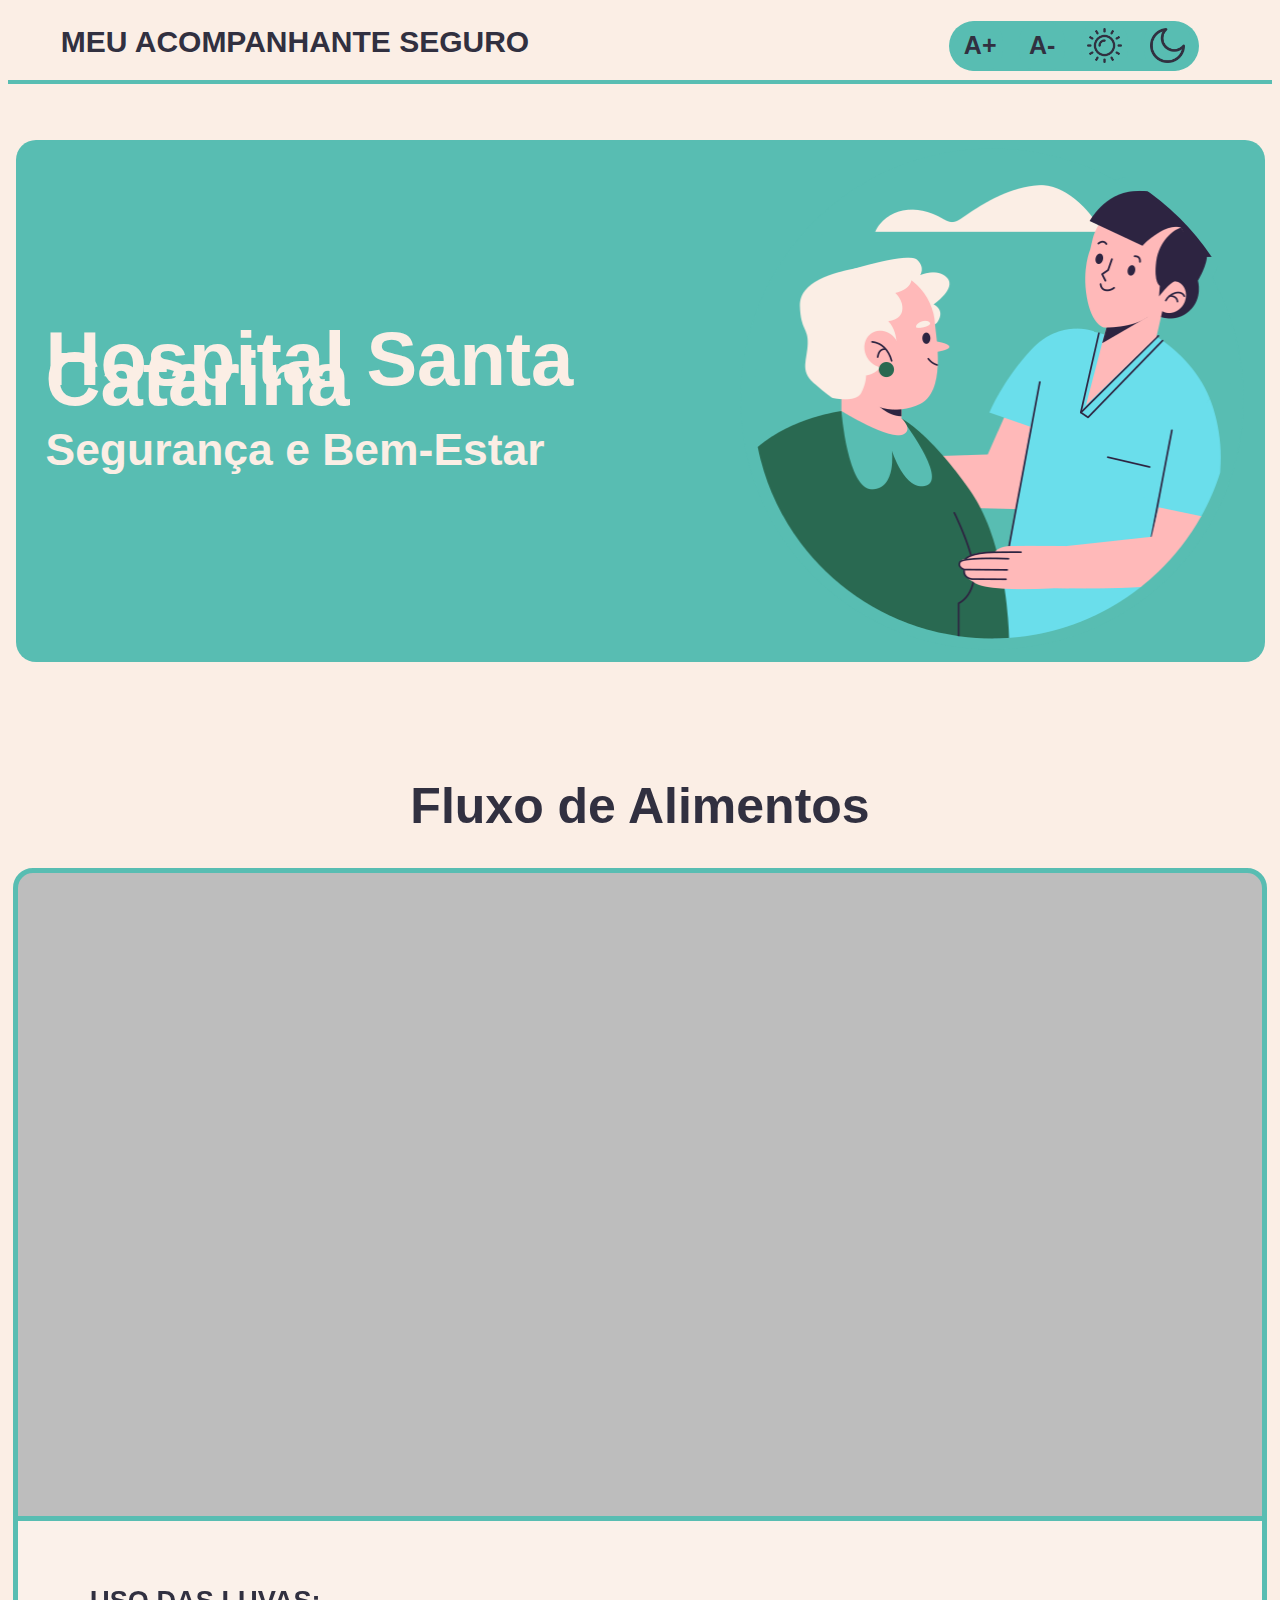
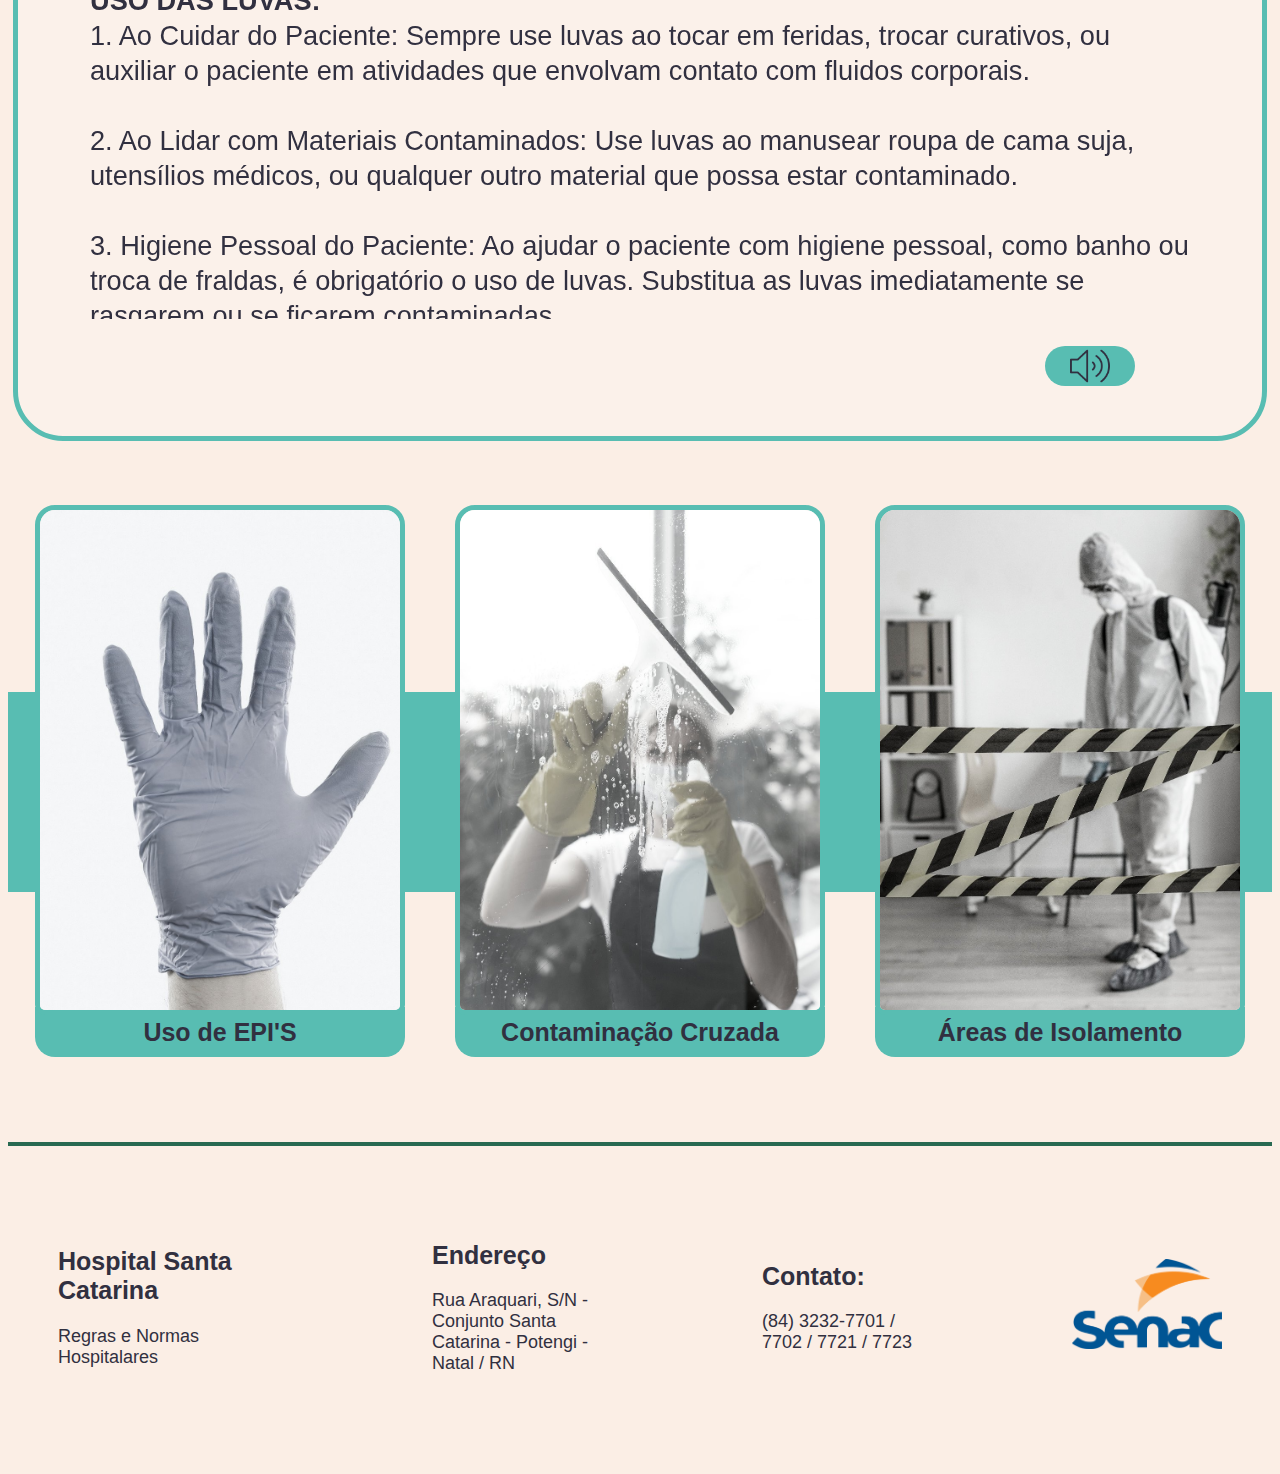
<file: src/detalhes4.html>
<!DOCTYPE html>
<html lang="pt-BR">
<head>
    <meta charset="UTF-8">
    <meta name="viewport" content="width=device-width, initial-scale=1.0">
    <title>Fluxo de Alimentos</title>

    <link rel="stylesheet" href="assets/css/detalhes.css">
    <script src="assets/js/script.js" defer></script>
    <script src="assets/js/detalhes.js" defer></script>
</head>
<body>

    <main id="principal">
        <header id="barra_inicial">
            <div id="conteinerEsquerdo">
                <a href="index.html"><h1 id="titulo" >MEU ACOMPANHANTE SEGURO</h1></a>
            </div>
            
            <div id="conteinerDireito">
                <nav id="barra_acessibilidade">
                    <button class="botao_acessibilidade" id="aumentar_fonte" class="redimensionar_fonte" title="aumentar fonte">A+</button>
                    <button class="botao_acessibilidade" id="diminuir_fonte" class="redimensionar_fonte" title="diminuir fonte">A-</button>
                    <button class="botao_acessibilidade" onclick='lightMode()'>
                        <img src="assets/images/icon_modoClaro.png" alt="" class="icones_tema" title="Modo Claro">
                    </button>
                    <button class="botao_acessibilidade" onclick="darkMode()">
                        <img src="assets/images/icon_modoNoturno.png" alt="" class="icones_tema" title="Modo Escuro">
                    </button>
                </nav>
            </div>
        </header>

    <hr id="hr_inicio">

    <section id="destaque">
        <div id="conteinerDestaque">
            <div id="destaque_texto">
                <h1>Hospital Santa Catarina</h1>
                <h3>Segurança e Bem-Estar</h3>
            </div>
            <div>
                <img src="assets/images/img_acompanhanteOficial.png" alt="" id="destaque_imagem">
            </div>
        </div>
        </section>
    
        <main id="conteudo">
            <h1 id="titulo_conteudo">Fluxo de Alimentos</h1>
    
            <main id="videoConteudo">
                <iframe src="https://www.youtube.com/embed/TFUT0Rjg5Zg" frameborder="0" id="video"></iframe>
            </main>
           
            <main id="textoConteudo">
                <p id="texto">
                        <strong>USO DAS LUVAS:</strong>
                    <br>
                        1. Ao Cuidar do Paciente: Sempre use luvas ao tocar em feridas, trocar curativos, ou auxiliar o paciente em atividades que envolvam contato com fluidos corporais.
                    <br>
                    <br>
                        2. Ao Lidar com Materiais Contaminados: Use luvas ao manusear roupa de cama suja, utensílios médicos, ou qualquer outro material que possa estar contaminado.
                    <br>
                    <br>
                        3. Higiene Pessoal do Paciente: Ao ajudar o paciente com higiene pessoal, como banho ou troca de fraldas, é obrigatório o uso de luvas. Substitua as luvas imediatamente se rasgarem ou se ficarem contaminadas.
                    <br>
                    <br>
                        4. Higienização Pós-Uso: Após retirar e descartar as luvas, higienize as mãos novamente com água e sabão ou álcool em gel.
                    <br>
                    <br>
                       <strong>DICAS:</strong>
                    <br>
                        1. Não Reutilize Luvas: As luvas de procedimento são de uso único. Nunca reutilize luvas descartáveis.
                    <br>
                    <br>
                        2. Evite Tocar o Rosto: Não toque seu rosto ou ajuste a máscara enquanto estiver usando luvas.
                    <br>
                    <br>
                        <strong>PÓS USO DA MÁSCARA:</strong>
                    <br>
                    1. Troca e Armazenamento: Troque a máscara se ela estiver úmida, suja ou danificada. 
                    <br>
                    <br>
                    2. Não reutilize máscaras descartáveis. Se estiver usando uma máscara de tecido, lave-a diariamente com água e sabão ou detergente, secando-a completamente antes do próximo uso. 
                    <br>
                    <br>
                    <strong>ATENÇÃO:</strong> Respeite as normas e orientações do hospital quanto ao uso de Equipamentos de Proteção Individual (EPI's). O uso correto da máscara é um gesto de cuidado e responsabilidade. Ao seguir essas orientações, você contribui para a segurança e bem-estar de todos dentro do ambiente hospitalar. Lembre-se: o uso correto da máscara salva vidas!


                </p>
                <button id="BotaoAudio"><img src="assets/images/icon_audio.png" alt="" id="imagemAudio"></button>
                <!-- Imagem usada para o botão de parar leitura -->
                <img src="assets/images/icon_pausa.png" alt="Parar Leitura" id="imagemAudioStop" style="display:none;">
            </main>
    
        </main>
        <h1 id="titulo_proximoConteudo">Próximo Conteúdo</h1>
        
        <section id="barra_proximoConteudo">
            <a href="detalhes.html">
                <img src="assets/images/img_proxConteudo-usoEpis.jpeg" alt="" class="img_conteudo">
                <h5 class="titulo_conteudo">Uso de EPI'S</h5>
            </a>
    
            <a href="detalhes3.html">
                <img src="assets/images/img_proxConteudo-contaminacaoCruzada.jpeg" alt="" class="img_conteudo">
                <h5 class="titulo_conteudo">Contaminação Cruzada</h5>
            </a>
    
            <a href="detalhes3.html">
                <img src="assets/images/img_proxConteudo-areaRisco.jpeg" alt="" class="img_conteudo">
                <h5 class="titulo_conteudo">Áreas de Isolamento</h5>
            </a>
        </section>
    
    <hr id="hr_rodape">
    </main>

    <footer id="rodape">
        <nav id="hospital">
            <h2 class="titulo-footer">Hospital Santa Catarina</h2>
            <p class="paragrafo-footer">Regras e Normas Hospitalares</p>
        </nav>

        <nav id="endereco">
            <h2 class="titulo-footer">Endereço</h2>
            <p class="paragrafo-footer">Rua Araquari, S/N - Conjunto Santa Catarina - Potengi - Natal / RN</p>
        </nav>

        <nav id="contato">
            <h2 class="titulo-footer">Contato:</h2>
            <p class="paragrafo-footer">(84) 3232-7701 / 7702 / 7721 / 7723</p>
        </nav>

        <nav >
            <figure id="conteinerImg">
                <img id="logo-senac" src="assets/images/Img_senac.png" alt="">
            </figure>
        </nav>
    </footer>
</body>
</html>
</file>
<file: src/assets/css/index.css>
::-webkit-scrollbar{
    width: 12px;
}

::-webkit-scrollbar-thumb{
    background: #58BDB2;
    border-radius: 20px;
}

::-webkit-scrollbar-track{
    background: #FBEEE5;
}

#principal  {
    background-image: url('');
    background-size: contain;
    background-position: bottom;
    background-repeat: no-repeat;
    background-color: rgba(0, 0, 0, 0.0);
}

body.darkMode #principal {
    background-image: linear-gradient(rgb(15, 29, 28, 0.9), rgb(15, 29, 28, 0.8)), url('assets/images/fundo-site.jpeg');
}

body {
    background-color: #FBEEE5;
    transition: 600ms;
}

/*Barra Inicial onde agrupa título, acessibilidae e login*/
#barra_inicial{
    display: flex;
    justify-content: center;
    align-items: center;
    height: 60px;
}

#conteinerEsquerdo{
    display: flex;
    margin-left: 20px;
    margin-right: 420px;
    padding-top: 24px;
}

#titulo{
    color: #313040;
    font-size: 30px;
    font-family: 'Segoe UI', Tahoma, Geneva, Verdana, sans-serif;
}

#conteinerDireito{
    display: flex;
    margin-right: 20px;
    padding-top: 24px
}

#barra_acessibilidade{
    display: flex;
    align-items: center;
    justify-content: center;
    margin-top: 7px;
    background-color: #58bdb2;
    border-radius: 30px;
    width: 250px;
    height: 50px;
    margin-right: 20px;
}

.botao_acessibilidade{
    display: flex;
    justify-content: center;
    align-items: center;
    margin: 8px;
    border-radius: 20px;
    border: none;
    background-color: #58bdb2;
    color: #313040;
    font-family: 'Segoe UI', Tahoma, Geneva, Verdana, sans-serif;
    font-size: 25px;
    font-weight: bold;
    width: 50px;
    height: 50px;
    cursor: pointer;
}


.icones_tema{
    width: 35px;
    height: 35px;
}

#icone_login{
    width: 35px;
    height: 35px;
}


#botao_login{
    display: flex;
    justify-content: center;
    align-items: center;
    margin-left: 10px;
    margin-top: 5px;
    background-color: #58BDB2;
    border: none;
    border-radius: 50px;
    width: 55px;
    height: 55px;
    cursor: pointer;
}

.botao_acessibilidade:hover{
    background-color: #9cd8db;
    transition: 300ms;
}

#botao_login:hover{
    background-color: #9cd8db;
    transition: 300ms;
}

/*HR que fica abaixo da barra inicial*/
#hr_inicio{
    border: none;
    background-color: #58bdb2;
    height: 4px;
    margin-top: 20px;
    margin-bottom: 56px;
}

/*Conteiner do Destaque */
#destaque{
    display: flex;
    align-items: center;
    justify-content: center;

}

/*Ajuste da Imagem do Destaque*/
#conteinerDestaque{
    display: flex;
    flex-direction: row;
    justify-content: space-between;
    align-items: center;
    background-color: #58BDB2;
    border-radius: 20px;
    width: 1249px;
    height: 522px;
}

#destaque_texto{
    width: 650px;
    margin-left: 30px;
    font-family: 'Segoe UI', Tahoma, Geneva, Verdana, sans-serif;
    font-size: 38px;
    color: #FBEEE5;
}

#destaque_imagem{
    border-radius: 55%;
    margin-right:10px;
    width: 515px;
    height: 512px;
}

#titulo_atencaoRiscos{
    display: flex;
    justify-content: center;
    margin-top: 100px;
    color: #313040;
    font-size: 50px;
    font-weight: bold;
    font-family: 'Segoe UI', Tahoma, Geneva, Verdana, sans-serif;
}


#barra_atencaoRiscos{
    display: flex;
    flex-direction: row;
    justify-content: center;
    align-items: center;
    margin-top: 200px;
    margin-bottom: 250px;
    background-color: #58BDB2;
    height: 200px;
    gap: 150px;
}

@keyframes flutuante{
    0%{
        transform: translateY(0px);
    }
    
    
    50%{
        transform: translateY(-20px);
    }
}

.botaoAbrirDialog{
    width: 300px;
    height: 400px;
    border-radius: 40px;
    border: none;
    background-color: transparent;
}

.botaofecharDialog{
    text-align: center;
    width: 100px;
    height: 50px;
    font-size: 35px;
    font-family: 'Segoe UI', Tahoma, Geneva, Verdana, sans-serif;
    border-radius: 50px;
    border: 3px solid #313040;
    background-color: #FBEEE5;
    margin-top: 20px;
    cursor: pointer;
}


.BotaoAudio{
    display: flex;
    align-items: center;
    justify-content: center;
    margin-top: -50px;
    margin-left: 1120px;
    border-radius: 50px;
    border: none;
    background-color: #58BDB2;
    width: 100px;
    height: 50px;
    cursor: pointer;
}

.imagemAudio{
    width: 40px;
    height: 40px;
}

.BotaoAudio:hover{
    background-color: #9cd8db;
    transition: 300ms;
}

.botaofecharDialog:hover{
    background-color: #9cd8db;
}

.dialogRisco{
    text-align: center;
    width: 100%;
    height: 380px;
    padding-top: 40px;
    z-index: 10;
    border-radius: 20px;
    border: 8px solid #58BDB2;
    font-size: 40px;
    font-family: 'Segoe UI', Tahoma, Geneva, Verdana, sans-serif;
    color: #313040;
    background-color: #FBEEE5;
    overflow: auto;
}


.img_riscos{
    width: 300px;
    height: 400px;
    border-top-left-radius: 20px;
    border-top-right-radius: 20px;
    margin-bottom: -5px;
    animation: flutuante 4s infinite ease-out;
    cursor: pointer;
}

.titulo_risco{
    text-align: center;
    padding-top: 5px;
    background-color: #58BDB2;
    color: #313040;
    border-bottom-left-radius: 20px;
    border-bottom-right-radius: 20px;
    height: 35px;
    font-size: 22px;
    font-family: 'Segoe UI', Tahoma, Geneva, Verdana, sans-serif;
    animation: flutuante 4s infinite ease-out;
    cursor: pointer;
}

#secaoConteudo{
    display: none;
    /*
    display: flex;
    align-items: center;
    background-color: #58BDB2;
    height: 100px;
    text-align: center;
    justify-content: center;
    margin-top: 100px;
    color: #313040;
    font-size: 50px;
    font-weight: bold;
    font-family: 'Segoe UI', Tahoma, Geneva, Verdana, sans-serif;
    */
    }


/*Conteiner geral dos conteúdos*/
.conteudo{
    display: flex;
    flex-direction: row;
    justify-content: center;
    height: 400px;
    margin-top: 50px;
}

/*Área do texto dentro de conteúdo*/
.areaTexto{
    display: flex;
    flex-direction: column;
    justify-content: center;
    align-items: center;
    border: 4px solid #58BDB2;
    border-top-left-radius: 20px;
    border-bottom-left-radius: 20px;
    width: 620px;
}

/*Título do conteudo dentro de areaTexto*/
.titulo_conteudo{
    text-align: center;
    font-family: 'Segoe UI', Tahoma, Geneva, Verdana, sans-serif;
    font-size: 45px;
    font-weight: bold;
    color: #313040;
    margin-bottom: 10px;
}

/*Paragrafo do conteudo dentro de areaTexto*/
.paragrafo_conteudo{
    text-align: center;
    width: 500px;
    font-family: 'Segoe UI', Tahoma, Geneva, Verdana, sans-serif;
    color: #313040;
    font-size: 1.5em;
    line-height: 30px ;
    margin-bottom: 5px;
    overflow: auto;
}

/*Botão de saibaMais dentro de areaTexto*/
.saibaMais{
    background-color: #FBEEE5;
    border: 3px solid #313040;
    color: #313040;
    width: 150px;
    height: 60px;
    margin-left: 400px;
    border-radius: 15px;
    font-size: 20px;
    font-family: 'Segoe UI', Tahoma, Geneva, Verdana, sans-serif;
    font-weight: bold;
    cursor: pointer;
}

.audioConteudo{
    display: flex;
    align-items: center;
    justify-content: center;
    margin-top: -55px;
    margin-left: 50px;
    border-radius: 50px;
    border: none;
    background-color: #58BDB2;
    width: 100px;
    height: 50px;
    cursor: pointer;
}

.img_audioConteudo{
    width: 40px;
    height: 40px;
}

/*Efeito do botão saibaMais*/
.saibaMais:hover{
    background-color: #9cd8db;
    transition: 300ms;
}

.audioConteudo:hover{
    background-color: #9cd8db;
    transition: 300ms;
}

/*Área da imagem dentro de conteúdo*/
.areaImg{
    display: flex;
    align-items: center;
    justify-content: center;
    background-color: #FBEEE5;
    border: 4px solid #58BDB2;
    border-top-right-radius: 20px;
    border-bottom-right-radius: 20px;
    width: 620px;
}

.imagemConteudo{
    border-top-right-radius: 18px;
    border-bottom-right-radius: 18px;
    width: 615px;
    height: 394px;
}

/*HR que fica abaixo da barra conteúdo*/
#hr_rodape{
    border: none;
    background-color: #58bdb2;
    height: 4px;
    margin-top: 100px;
    margin-bottom: 0px;
}

#rodape{
    display: flex;
    flex-direction: row;
    align-items: center;
    justify-content: center;
    height: 320px;
}

#hospital{
    margin-left: 50px;
}

#endereco{
    margin-left: 120px;
    margin-right: 80px;
}

#contato{
    margin-left: 80px;
    margin-right: 100px;
}

#logo-senac{
    margin-right: 50px;
    width: 150px;
    height: 90px;
}

.titulo-footer{
    color: #313040;
    font-size: 25px;
    font-family: 'Segoe UI', Tahoma, Geneva, Verdana, sans-serif;
}

.paragrafo-footer{
    font-size: 18px;
    font-family: 'Segoe UI', Tahoma, Geneva, Verdana, sans-serif;
    width: 170px;
}



@media (max-width: 374px) {
    #barra_inicial{
        flex-direction: column;
        height: 50px;
    }
    
    #conteinerEsquerdo{
        display: flex;
        margin-top: 70px;
        margin-left: 0px;
        margin-right: 0px;
        padding-top: 0px;
    }
    
    #titulo{
        text-align: center;
        font-size: 25px;
    }
    
    #conteinerDireito{
        margin-left: 40px;
        margin-right: 20px;
        padding-top: 0px
    }
    
    #barra_acessibilidade{
        margin-top: 1px;
        border-top-left-radius: 0px;
        border-top-right-radius: 0px;
        border-bottom-left-radius: 15px;
        border-bottom-right-radius: 15px;
        width: 220px;
        height: 40px;
        margin-right: 20px;
    }
    
    .botao_acessibilidade{
        margin: 15px;
        border-radius: 20px;
        font-size: 25px;
        width: 25px;
        height: 25px;
    }
    
    
    .icones_tema{
        width: 35px;
        height: 35px;
    }
     
    #botao_login{
        display: none;
    }
    
    #conteinerDestaque{
        width: 100%;
        height: 100%;
    }
    
    #destaque_texto{
        width: 500px;
        margin-left: 30px; 
        font-size: 12px;
    }
    
    #destaque_imagem{
        margin-right:10px;
        width: 100%;
        height: 100%;
    }
    
    
    #titulo_atencaoRiscos{
        text-align: center;
        font-size: 30px;
        border: 5px solid #58BDB2;
        border-radius: 40px;
        height: 100%;
        margin-top: 50px;
    }

    #barra_atencaoRiscos{
        flex-direction: column;
        margin-top: 440px;
        margin-bottom: 450px;
        background-color: transparent;
        gap: 40px;
    }

    .botaoAbrirDialog{
        width: 190px;
        height: 300px;
        border-radius: 40px;
        border: none;
        background-color: transparent;
    }
    
    .botaofecharDialog{
        text-align: center;
        width: 80px;
        height: 30px;
        font-size: 20px;
        font-weight: bold;
        font-family: 'Segoe UI', Tahoma, Geneva, Verdana, sans-serif;
        border-radius: 50px;
        border: 3px solid #313040;
        background-color: #FBEEE5;
        margin-top: 20px;
        cursor: pointer;
    }
    
    .BotaoAudio{
        margin-top: -30px;
        margin-left: 240px;
        width: 80px;
        height: 30px;
    }

    .imagemAudio{
        width: 30px;
        height: 30px;
    }
    
    .dialogRisco{
        margin-top: 20px;
        padding-top: 40px;
        width: 100%;
        height: 280px;
        border: 4px solid #58BDB2;
        font-size: 18px;
    }

    .img_riscos{
        width: 200px;
        height: 300px;
        border-top-left-radius: 20px;
        border-top-right-radius: 20px;
        border-bottom-left-radius: 20px ;
        border-bottom-right-radius: 20px;
        margin-bottom: -30px;
    }

    .titulo_risco{
        width: 200px;
        text-align: center;
        padding-top: 1px;
        height: 35px;
        font-size: 22px;
       
    }
    
    #secaoConteudo{
        display: flex;
        align-items: center;
        height: 100%;
        text-align: center;
        justify-content: center;
        margin-top: 100px;
        color: #313040;
        border: 5px solid #58BDB2;
        border-radius: 40px;
        font-size: 30px;
        font-weight: bold;
        font-family: 'Segoe UI', Tahoma, Geneva, Verdana, sans-serif
    }


    /*ÁREA REFERENTE AO CONTEÚDO*/
    .conteudo{
        display: flex;
        flex-direction: column-reverse;
        align-items: center;
        height: 100%;
        margin-top: 50px;
    }

    .areaImg{
        width: 100%;
        height: 280px;
        border-top-left-radius: 20px;
        border-top-right-radius: 20px;
        border-bottom-left-radius: 0px;
        border-bottom-right-radius: 0px;
    }
    
    .imagemConteudo{
        width: 100%;
        height: 277px;
        border-top-left-radius: 20px;
        border-top-right-radius: 20px;
        border-bottom-left-radius: 0px;
        border-bottom-right-radius: 0px;
    }


    .areaTexto{
        width: 100%;
        height: 500px;
        border-top-left-radius: 0px;
        border-top-right-radius: 0px;
        border-bottom-left-radius: 20px;
        border-bottom-right-radius: 20px;

    }
    
    .titulo_conteudo{
        text-align: center;
        margin-top: -20px;
        margin-bottom: 10px;
    }
    
    /*Paragrafo do conteudo dentro de areaTexto*/
    .paragrafo_conteudo{
        font-size: 1.2em;
        width: 100%;
        text-align: center;
    }

    .saibaMais{
        width: 150px;
        height: 100%;
        margin-left: 150px;
        margin-top: 15px;
        font-size: 20px;
    }

    .audioConteudo{
        margin-top: -25px;
        margin-left: -150px;
        width: 80px;
        height: 40px;
        
    }

    .img_audioConteudo{
        width: 30px;
        height: 30px;
    }

    #hr_rodape{
        margin-top: 70px;
        margin-bottom: 0px;
    }

    /*ÁREA REFERENTE AO RODAPÉ*/
    #rodape{
        display: flex;
        flex-direction: column;
        height: 100%;
        margin-top: 30px;
        gap: 50px;
    }

    #hospital{
        width: 200px;
        margin-left: -25px;
    }
    
    #endereco{
        margin-left: 20px;
        
    }
    
    #contato{
        margin-left: 40px;

    }
    
    #logo-senac{
        margin-right: 50px;
        width: 150px;
        height: 90px;
    }
    
 }


 @media (min-width: 768px) and (max-width: 900px){
    /*ÁREA BARRA INICIAL*/
    #conteinerEsquerdo{
        margin-left: 20px;
        margin-right: 80px;
        padding-top: 20px;
        
    }
    
    #titulo{
        font-size: 28px;
    }
    
    #conteinerDireito{
        margin-right: 2px;
        margin-left: 0px;
        padding-top: 20px
    }
    
    #barra_acessibilidade{
        margin-top: 7px;
        border-radius: 30px;
        width: 250px;
        height: 50px;
        margin-right: 20px;
    }

    #botao_login{
        display: none;
    }

    /*ÁREA DO BANNER*/
    #conteinerDestaque{
        flex-direction: row;
        border-radius: 20px;
        width: 100%;
        height: 100%;
    }
    
    #destaque_texto{
        width: 100%;
        margin-left: 30px;
        font-size: 30px;
    }
    
    #destaque_imagem{
        border-radius: 55%;
        margin-right:10px;
        width: 100%;
        height: 100%;
    }

    /*ÁREA DOS RISCOS*/
    #titulo_atencaoRiscos{
        text-align: center;
        font-size: 50px;
        align-items: center;
        border: 5px solid #58BDB2;
        border-radius: 40px;
        height: 100%;
    }
    
    #barra_atencaoRiscos{
        flex-direction: column;
        margin-top: 830px;
        margin-bottom: 830px;
        background-color: transparent;
        height: 200px;
        gap: 80px;
    }

    .botaoAbrirDialog{
        width: 100%;
        height: 100%;
        border-radius: 40px;
        border: none;
        background-color: transparent;
    }
    
    .botaofecharDialog{
        text-align: center;
        width: 120px;
        height: 50px;
        font-size: 28px;
        font-weight: bold;
        font-family: 'Segoe UI', Tahoma, Geneva, Verdana, sans-serif;
        border-radius: 50px;
        border: 4px solid #313040;
        background-color: #FBEEE5;
        margin-top: 20px;
        cursor: pointer;
    }
    
    .BotaoAudio{
        margin-top: -50px;
        margin-left: 550px;
        width: 120px;
        height: 50px;
    }

    .imagemAudio{
        width: 40px;
        height: 40px;
    }
    
    .dialogRisco{
        margin-top: 20px;
        padding-top: 40px;
        text-align: center;
        width: 100%;
        height: 450px;
        z-index: 10;
        border-radius: 20px;
        border: 5px solid #58BDB2;
        font-size: 40px;
        font-family: 'Segoe UI', Tahoma, Geneva, Verdana, sans-serif;
        color: #313040;
        background-color: #FBEEE5;
    }


    .img_riscos{
        width: 400px;
        height: 500px;
        border-top-left-radius: 20px;
        border-top-right-radius: 20px;
        margin-bottom: -22px;
    }

    .titulo_risco{
        text-align: center;
        padding-top: 2px;
        height: 35px;
        font-size: 22px;
    }

    #secaoConteudo{
        display: flex;
        align-items: center;
        height: 100%;
        text-align: center;
        justify-content: center;
        margin-top: 100px;
        color: #313040;
        border: 5px solid #58BDB2;
        border-radius: 40px;
        font-size: 50px;
        font-weight: bold;
        font-family: 'Segoe UI', Tahoma, Geneva, Verdana, sans-serif
    }
    
    .conteudo{
        flex-direction: column-reverse;
        align-items: center;
        height: 100%;
        margin-top: 50px;
    }

    .areaImg{
        width: 100%;
        height: 520px;
        border-top-left-radius: 20px;
        border-top-right-radius: 20px;
        border-bottom-left-radius: 0px;
        border-bottom-right-radius: 0px;
    }
    
    .imagemConteudo{
        width: 100%;
        height: 518px;
        border-top-left-radius: 20px;
        border-top-right-radius: 20px;
        border-bottom-left-radius: 0px;
        border-bottom-right-radius: 0px;
    }


    .areaTexto{
        width: 100%;
        height: 480px;
        margin-bottom: 30px;
        border-top-left-radius: 0px;
        border-top-right-radius: 0px;
        border-bottom-left-radius: 20px;
        border-bottom-right-radius: 20px;

    }
    
    .titulo_conteudo{
        text-align: center;
        margin-bottom: 10px;
    }
    
    /*Paragrafo do conteudo dentro de areaTexto*/
    .paragrafo_conteudo{
        font-size: 1.9em;
        width: 100%;
        text-align: center;
    }

    .saibaMais{
        width: 200px;
        height: 100%;
        margin-left: 100%;
        margin-top: 20px;
        border-radius: 15px;
        font-size: 20px;
    }

    .audioConteudo{
        margin-top: -25px;
        margin-left: -150px;
        width: 120px;
        height: 45px;
        
    }

    .img_audioConteudo{
        width: 40px;
        height: 40px;
    }

    #hr_rodape{
        border: none;
        height: 4px;
        margin-top: 70px;
        margin-bottom: 0px;
    }


    /*ÁREA REFERENTE AO RODAPÉ*/
    #rodape{
        flex-direction: row;
        width: 100%;
        height: 150px;
        margin-top: 30px;
    }

    #hospital{
        margin-left: 50px;
    }
    
    #endereco{
        margin-left: 30px;
        margin-right: 20px;
    }
    
    #contato{
        margin-right: 30px;
        margin-left: 20px;
    }
    
    #logo-senac{
        margin-right: 50px;
        width: 150px;
        height: 90px;
    }
 }

 @media (min-width: 375px)and (max-width: 767px) {
    
    #barra_inicial{
        flex-direction: column;
        height: 50px;
    }
    
    #conteinerEsquerdo{
        margin-top: 70px;
        margin-bottom: 10px;
        margin-left: 0px;
        margin-right: 0px;
        padding-top: 20px;
    }
    
    #titulo{
        text-align: center;
        font-size: 25px;
    }
    
    #conteinerDireito{
        margin-left: 40px;
        margin-right: 20px;
        padding-top: 0px
    }
    
    #barra_acessibilidade{
        margin-top: 3px;
        border-top-left-radius: 0px;
        border-top-right-radius: 0px;
        border-bottom-left-radius: 15px;
        border-bottom-right-radius: 15px;
        width: 220px;
        height: 40px;
        margin-right: 20px;
    }
    
    .botao_acessibilidade{
        margin: 15px;
        border-radius: 20px;
        font-size: 25px;
        width: 25px;
        height: 25px;
    }
    
    .icones_tema{
        width: 35px;
        height: 35px;
    }
     
    #botao_login{
        display: none;
    }

    #hr_inicio{
        border: none;
        background-color: #58bdb2;
        height: 4px;
        margin-top: 20px;
        margin-bottom: 80px;
    }

    #conteinerDestaque{
        flex-direction: row;
        margin-bottom: -40px;
        width: 100%;
        height: 100%;
    }
    
    #destaque_texto{
        width: 100%;
        margin-left: 30px;
        font-size: 15px;
    }
    
    #destaque_imagem{
        border-radius: 55%;
        margin-right:10px;
        width: 100%;
        height: 100%;
    }
    
    #titulo_atencaoRiscos{
        text-align: center;
        font-size: 30px;
        border: 5px solid #58BDB2;
        border-radius: 40px;
        height: 100%;
    }
    
    #barra_atencaoRiscos{
        flex-direction: column;
        margin-top: 450px;
        margin-bottom: 450px;
        background-color: transparent;
        height: 200px;
        gap: 40px;
    }


    .botaoAbrirDialog{
        width: 200px;
        height: 300px;
        border-radius: 40px;
        border: none;
        background-color: transparent;
    }
    
    .botaofecharDialog{
        text-align: center;
        width: 80px;
        height: 30px;
        font-size: 20px;
        font-weight: bold;
        font-family: 'Segoe UI', Tahoma, Geneva, Verdana, sans-serif;
        border-radius: 50px;
        border: 4px solid #313040;
        background-color: #FBEEE5;
        margin-top: 20px;
        cursor: pointer;
    }
    
    .BotaoAudio{
        margin-top: -30px;
        margin-left: 270px;
        width: 80px;
        height: 30px;
    }

    .imagemAudio{
        width: 30px;
        height: 30px;
    }
    
    .dialogRisco{
        margin-top: 20px;
        padding-top: 40px;
        text-align: center;
        height: 250px;
        border-radius: 20px;
        border: 3px solid #58BDB2;
        font-size: 18px;
    }

    .img_riscos{
        width: 200px;
        height: 300px;
        border-top-left-radius: 20px;
        border-top-right-radius: 20px;
        margin-bottom: -22px;
    }

    .titulo_risco{
        text-align: center;
        padding-top: 5px;
        height: 35px;
        font-size: 22px;
    }

    #secaoConteudo{
        display: flex;
        align-items: center;
        height: 100%;
        text-align: center;
        justify-content: center;
        margin-top: 100px;
        color: #313040;
        border: 5px solid #58BDB2;
        border-radius: 40px;
        font-size: 30px;
        font-weight: bold;
        font-family: 'Segoe UI', Tahoma, Geneva, Verdana, sans-serif
    }


    /*ÁREA REFERENTE AO CONTEÚDO*/
    .conteudo{
        flex-direction: column-reverse;
        height: 100%;
        margin-top: 50px;
    }

    .areaImg{
        width: 100%;
        height: 300px;
        border-top-left-radius: 20px;
        border-top-right-radius: 20px;
        border-bottom-left-radius: 0px;
        border-bottom-right-radius: 0px;
    }
    
    .imagemConteudo{
        width: 100%;
        height: 297px;
        border-top-left-radius: 20px;
        border-top-right-radius: 20px;
        border-bottom-left-radius: 0px;
        border-bottom-right-radius: 0px;
    }


    .areaTexto{
        width: 100%;
        height: 500px;
        border-top-left-radius: 0px;
        border-top-right-radius: 0px;
        border-bottom-left-radius: 20px;
        border-bottom-right-radius: 20px;

    }
    
    .titulo_conteudo{
        text-align: center;
        margin-top: -20px;
        margin-bottom: 10px;
    }
    
    /*Paragrafo do conteudo dentro de areaTexto*/
    .paragrafo_conteudo{
        font-size: 1.2em;
        width: 100%;
        text-align: center;
    }

    .saibaMais{
        width: 150px;
        height: 100%;
        margin-left: 150px;
        margin-top: 15px;
        font-size: 20px;
    }

    .audioConteudo{
        margin-top: -27px;
        margin-left: -150px;
        width: 80px;
        height: 40px;
        
    }

    .img_audioConteudo{
        width: 30px;
        height: 30px;
    }

    #hr_rodape{
        border: none;
        background-color: #58bdb2;
        height: 4px;
        margin-top: 70px;
        margin-bottom: 0px;
    }

    /*ÁREA REFERENTE AO RODAPÉ*/
    #rodape{
        display: flex;
        flex-direction: column;
        height: 100%;
        margin-top: 30px;
        gap: 50px;
    }
    
    #endereco{
        margin-left: 20px;
        
    }
    
    #contato{
        margin-left: 40px;

    }
    
    #logo-senac{
        margin-right: 50px;
        width: 150px;
        height: 90px;
    }
    
 }
</file>
<file: src/assets/css/detalhes.css>
::-webkit-scrollbar{
    width: 12px;
}

::-webkit-scrollbar-thumb{
    background: #58BDB2;
    border-radius: 20px;
}

::-webkit-scrollbar-track{
    background: #FBEEE5;
}

body {
    background-color: #FBEEE5;
    transition: 600ms;
}

#principal  {
    background-image: url('');
    background-size: contain;
    background-position: bottom;
    background-repeat: no-repeat;
    background-color: rgba(0, 0, 0, 0.0);
}

body.darkMode #principal {
    background-image: linear-gradient(rgb(15, 29, 28, 0.9), rgb(15, 29, 28, 0.8)), url('assets/images/fundo-site.jpeg');
}

/*Barra Inicial onde agrupa título, acessibilidae e login*/
#barra_inicial{
    display: flex;
    justify-content: center;
    align-items: center;
    height: 60px;
}

#conteinerEsquerdo{
    display: flex;
    margin-left: 20px;
    margin-right: 420px;
    padding-top: 8px;   
}

#titulo{
    color: #313040;
    font-size: 30px;
    font-family: 'Segoe UI', Tahoma, Geneva, Verdana, sans-serif;
}

#conteinerDireito{
    display: flex;
    margin-right: 20px;
    padding-top: 8px
}

#barra_acessibilidade{
    display: flex;
    align-items: center;
    justify-content: center;
    margin-top: 7px;
    background-color: #58bdb2;
    border-radius: 30px;
    width: 250px;
    height: 50px;
    margin-right: 20px;
}

.botao_acessibilidade{
    display: flex;
    justify-content: center;
    align-items: center;
    margin: 8px;
    border-radius: 20px;
    border: none;
    background-color: #58bdb2;
    color: #313040;
    font-family: 'Segoe UI', Tahoma, Geneva, Verdana, sans-serif;
    font-size: 25px;
    font-weight: bold;
    width: 50px;
    height: 50px;
    cursor: pointer;
}


.icones_tema{
    width: 35px;
    height: 35px;
}

#icone_login{
    width: 35px;
    height: 35px;
}

#botao_login{
    display: flex;
    justify-content: center;
    align-items: center;
    margin-left: 10px;
    margin-top: 5px;
    background-color: #58BDB2;
    border: none;
    border-radius: 50px;
    width: 55px;
    height: 55px;
    cursor: pointer;
}

.botao_acessibilidade:hover{
    background-color: #9cd8db;
    transition: 300ms;
}

#botao_login:hover{
    background-color: #9cd8db;
    transition: 300ms;
}

/*HR que fica abaixo da barra inicial*/
#hr_inicio{
    border: none;
    background-color: #58bdb2;
    height: 4px;
    margin-top: 12px;
    margin-bottom: 56px;
}

/*Conteiner do Destaque */
#destaque{
    display: flex;
    align-items: center;
    justify-content: center;

}

/*Ajuste da Imagem do Destaque*/
#conteinerDestaque{
    display: flex;
    flex-direction: row;
    justify-content: space-between;
    align-items: center;
    background-color: #58BDB2;
    border-radius: 20px;
    width: 1249px;
    height: 522px;
}

#destaque_texto{
    width: 650px;
    margin-left: 30px;
    line-height: 20px;
    font-family: 'Segoe UI', Tahoma, Geneva, Verdana, sans-serif;
    font-size: 38px;
    color: #FBEEE5;
}

#destaque_imagem{
    border-radius: 55%;
    margin-right:10px;
    width: 515px;
    height: 512px;
}


#conteudo{
    flex-direction: column;
    align-items: center;
    justify-content: center;
    display: flex;
    height: 1400px;
    margin-top: 30px;
}

#titulo_conteudo{
    display: flex;
    justify-content: center;
    font-size: 50px;
    font-family: 'Segoe UI', Tahoma, Geneva, Verdana, sans-serif;
    font-weight: bold;
    color: #313040;
}


#videoConteudo{
    display: flex;
    justify-items: center;
    border: 5px solid #58BDB2;
    background-color: #BDBDBD;
    border-top-left-radius: 20px;
    border-top-right-radius: 20px;
    width: 1244px;
    height: 643px;
    z-index: 7;
}

#video{
    border-top-left-radius: 20px;
    border-top-right-radius: 20px;
    width: 1249px;
    height: 643px 
}

#textoConteudo{
    display: flex;
    flex-direction: column;
    align-items: center;
    border: 5px solid #58BDB2;
    color: #313040;
    border-radius: 50px;
    padding-top: 250px;
    margin-top: -220px;
    width: 1244px;
    height: 480px;
    justify-content: space-evenly;
    line-height: 35px;

     /* Adicionando o efeito de fundo turvo */
     background-color: rgba(255, 255, 255, 0.2); /* Fundo semi-transparente */
     backdrop-filter: blur(10px); /* Aplicando o desfoque */
     -webkit-backdrop-filter: blur(10px); /* Compatibilidade com Safari */
 }

#texto{
    color: #313040;
    width: 1100px;
    font-size: 1.7em;
    font-family: 'Segoe UI', Tahoma, Geneva, Verdana, sans-serif;
    overflow: auto;
}


#BotaoAudio{
    display: flex;
    align-items: center;
    justify-content: center;
    margin-bottom: 50px;
    margin-left: 900px;
    border-radius: 20px;
    border: none;
    background-color: #58BDB2;
    width: 90px;
    height: 40px;
    cursor: pointer;
}

#BotaoAudio:hover{
    background-color: #9cd8db;
    transition: 300ms;
}

#imagemAudio{
    width: 40px;
    height: 40px;
}

#titulo_proximoConteudo{
    display: none;
}

#barra_proximoConteudo{
    display: flex;
    flex-direction: row;
    justify-content: center;
    align-items: center;
    margin-top: 200px;
    background-color: #58BDB2;
    height: 200px;
    gap: 50px;
}

a{
    text-decoration: none;
}

.img_conteudo{
    border: 5px solid #58BDB2;
    background-color: #FBEEE5;
    border-top-left-radius: 20px;
    border-top-right-radius: 20px;
    border-bottom-left-radius: 10px;
    border-bottom-right-radius: 10px;
    margin-top: 20px;
    width: 360px;
    height: 500px;
    object-fit: cover;
    
    
}

.titulo_conteudo{
    display: flex;
    justify-content: center;
    align-items: center;
    background-color: #58BDB2;
    color: #313040;
    width: 370px;
    height: 50px;
    font-family: 'Segoe UI', Tahoma, Geneva, Verdana, sans-serif;
    font-size: 25px;
    margin-top: -12px;
    border-bottom-left-radius: 20px;
    border-bottom-right-radius: 20px;
    z-index: 7px;
}

#hr_rodape{
    border: none;
    background-color: #286951;
    height: 4px;
    margin-top: 250px;
    margin-bottom: 0px;
}

#rodape{
    display: flex;
    flex-direction: row;
    align-items: center;
    justify-content: center;
    height: 320px;
}

#hospital{
    margin-left: 50px;
}

#endereco{
    margin-left: 120px;
    margin-right: 80px;
}

#contato{
    margin-left: 80px;
    margin-right: 100px;
}


#conteinerImg{
    margin-right: 50px;
}

#logo-senac{
    width: 150px;
    height: 90px;
}

.titulo-footer{
    color: #313040;
    font-size: 25px;
    font-family: 'Segoe UI', Tahoma, Geneva, Verdana, sans-serif;
}

.paragrafo-footer{
    color: #313040;
    font-size: 18px;
    font-family: 'Segoe UI', Tahoma, Geneva, Verdana, sans-serif;
    width: 170px;
}

@media (max-width: 374px) {
/* @media (max-width: 380px) { */
    /*ÁREA DO BANNER*/
    #barra_inicial{
        flex-direction: column;
        height: 50px;
    }
    
    #conteinerEsquerdo{
        display: flex;
        margin-top: 30px;
        margin-left: 0px;
        margin-right: 0px;
        padding-top: 0px;
    }
    
    #titulo{
        text-align: center;
        font-size: 24px;
    }
    
    #conteinerDireito{
        margin-left: 40px;
        margin-right: 20px;
        padding-top: 0px
    }
    
    #barra_acessibilidade{
        margin-top: -10px;
        border-top-left-radius: 0px;
        border-top-right-radius: 0px;
        border-bottom-left-radius: 15px;
        border-bottom-right-radius: 15px;
        width: 220px;
        height: 40px;
        margin-right: 20px;
    }
    
    .botao_acessibilidade{
        margin: 15px;
        border-radius: 20px;
        font-size: 25px;
        width: 25px;
        height: 25px;
    }
    
    
    .icones_tema{
        width: 35px;
        height: 35px;
    }
     
    #botao_login{
        display: none;
    }
    
    #hr_inicio{
        margin-bottom: 80px ;
    }

    #conteinerDestaque{
        display: flex;
        flex-direction: row;
        justify-content: space-between;
        align-items: center;
        background-color: #58BDB2;
        border-radius: 20px;
        width: 100%;
        height: 100%;
        margin-bottom: -70px;
        margin-top: -30px;
    }
    
    #destaque_texto{
        width: 100%;
        margin-left: 30px;
        font-family: 'Segoe UI', Tahoma, Geneva, Verdana, sans-serif;
        font-size: 15px;
        color: #FBEEE5;
        line-height: 20px;
    }
    
    #destaque_imagem{
        border-radius: 55%;
        margin-right:10px;
        width: 100%;
        height: 100%;
    }

    #conteudo{
        flex-direction: column;
        align-items: center;
        justify-content: center;
        display: flex;
        height: 1400px;
        margin-top: -100px;
    }
    
    #titulo_conteudo{
        display: flex;
        justify-content: center;
        font-size: 25px;
        border: 5px solid #58BDB2;
        border-radius: 40px;
        width: 100%;
        font-family: 'Segoe UI', Tahoma, Geneva, Verdana, sans-serif;
        font-weight: bold;
        color: #313040;
        margin-bottom: 30px;
    }
    
    
    #videoConteudo{
        display: flex;
        justify-items: center;
        border: 5px solid #58BDB2;
        background-color: #BDBDBD;
        border-top-left-radius: 20px;
        border-top-right-radius: 20px;
        width: 100%;
        height: 300px;
        z-index: 7;
    }
    
    #video{
        width: 100%;
        height: 300px 
    }
    
    #textoConteudo{
        display: flex;
        flex-direction: column;
        align-items: center;
        border: 5px solid #58BDB2;
        color: #313040;
        border-radius: 50px;
        padding-top: 250px;
        margin-top: -265px;
        width: 100%;
        height: 600px;
        justify-content: space-evenly;
        line-height: 32px;
    
         /* Adicionando o efeito de fundo turvo */
         background-color: rgba(255, 255, 255, 0.2); /* Fundo semi-transparente */
         backdrop-filter: blur(10px); /* Aplicando o desfoque */
         -webkit-backdrop-filter: blur(10px); /* Compatibilidade com Safari */
    }
    
    #texto{
        text-align: center;
        color: #313040;
        width: 100%;
        font-size: 1.0em;
        font-family: 'Segoe UI', Tahoma, Geneva, Verdana, sans-serif;
    }
    
    
    #BotaoAudio{
        display: flex;
        align-items: center;
        justify-content: center;
        margin-top: -15px;
        margin-left: 150px;
        border-radius: 20px;
        border: none;
        background-color: #58BDB2;
        width: 90px;
        height: 40px;
        cursor: pointer;
    }

    #titulo_proximoConteudo{
        display: flex;
        align-items: center;
        border: 5px solid #58BDB2;
        border-radius: 40px;
        text-align: center;
        justify-content: center;
        margin-top: -120px;
        margin-bottom: -180px;
        color: #313040;
        font-size: 30px;
        font-weight: bold;
        font-family: 'Segoe UI', Tahoma, Geneva, Verdana, sans-serif;
    }    


    #barra_proximoConteudo{
        display: flex;
        flex-direction: column;
        justify-content: center;
        align-items: center;
        margin-top: 680px;
        margin-bottom: 520px;
        background-color: transparent;
        height: 200px;
        gap: 0px;
    }

    .img_conteudo{
        border: 1px solid #58BDB2;
        background-color: #FBEEE5;
        border-top-left-radius: 20px;
        border-top-right-radius: 20px;
        border-bottom-left-radius: 0px;
        border-bottom-right-radius: 0px;
        margin-top: 20px;
        width: 200px;
        height: 300px;
        
    }
    
    .titulo_conteudo{
        text-align: center;
        width: 200px;
        height: 40px;
        font-size: 18px;
        margin-top: -12px;
    }
    
    /*Ajuste da esquerda do quadrado de risco 3*/
    #hr_rodape{
        border: none;
        background-color: #58bdb2;
        height: 4px;
        margin-top: 70px;
        margin-bottom: 0px;
    }

    /*ÁREA REFERENTE AO RODAPÉ*/
    #rodape{
        display: flex;
        flex-direction: column;
        height: 100%;
        margin-top: 30px;
        gap: 10px;
    }

    #hospital{
        margin-left: 40px;
    }
    
    #endereco{
        margin-left: 20px;
        
    }
    
    #contato{
        margin-left: 40px;

    }
    
    #logo-senac{
        margin-right: 50px;
        width: 150px;
        height: 90px;
    }
}

    @media (min-width: 768px) and (max-width: 900px){
    /* @media (min-width: 768px) and (max-width: 900px){ */
        /*ÁREA BARRA INICIAL*/
        #conteinerEsquerdo{
            display: flex;
            margin-left: 20px;
            margin-right: 90px;
            padding-top: 8px;
        }
        
        #titulo{
            color: #313040;
            font-size: 28px;
            font-family: 'Segoe UI', Tahoma, Geneva, Verdana, sans-serif;
        }
        
        #conteinerDireito{
            display: flex;
            margin-right: 20px;
            margin-left: 0px;
            padding-top: 8px
        }
        
        #barra_acessibilidade{
            display: flex;
            align-items: center;
            justify-content: center;
            margin-top: 7px;
            background-color: #58bdb2;
            border-radius: 30px;
            width: 250px;
            height: 50px;
            margin-right: 0px;
        }
    
        #botao_login{
            display: none;
        }
    
        /*ÁREA DO BANNER*/
        #conteinerDestaque{
            display: flex;
            flex-direction: row;
            justify-content: space-between;
            align-items: center;
            background-color: #58BDB2;
            border-radius: 20px;
            width: 100%;
            height: 100%;
        }
        
        #destaque_texto{
            width: 100%;
            margin-left: 30px;
            font-family: 'Segoe UI', Tahoma, Geneva, Verdana, sans-serif;
            font-size: 30px;
            line-height: 45px;
            color: #FBEEE5;
        }
        
        #destaque_imagem{
            border-radius: 55%;
            margin-right:10px;
            width: 100%;
            height: 100%;
        }
    
    
        #conteudo{
            flex-direction: column;
            align-items: center;
            justify-content: center;
            display: flex;
            height: 1400px;
            margin-top: -100px;
        }
        
        #titulo_conteudo{
            display: flex;
            justify-content: center;
            font-size: 35px;
            border: 5px solid #58BDB2;
            border-radius: 40px;
            width: 100%;
            font-family: 'Segoe UI', Tahoma, Geneva, Verdana, sans-serif;
            font-weight: bold;
            color: #313040;
            margin-bottom: 30px;
        }
        
        #videoConteudo{
            display: flex;
            justify-items: center;
            border: 5px solid #58BDB2;
            background-color: #BDBDBD;
            border-top-left-radius: 20px;
            border-top-right-radius: 20px;
            width: 100%;
            height: 500px;
            z-index: 7;
        }
        
        #video{
            width: 100%;
            height: 500px 
        }
        
        #textoConteudo{
            display: flex;
            flex-direction: column;
            align-items: center;
            border: 5px solid #58BDB2;
            color: #313040;
            border-radius: 50px;
            padding-top: 250px;
            margin-top: -220px;
            width: 100%;
            height: 480px;
            justify-content: space-evenly;
            line-height: 35px;
        
             /* Adicionando o efeito de fundo turvo */
             background-color: rgba(255, 255, 255, 0.2); /* Fundo semi-transparente */
             backdrop-filter: blur(10px); /* Aplicando o desfoque */
             -webkit-backdrop-filter: blur(10px); /* Compatibilidade com Safari */
         }
        
        #texto{
            text-align: center;
            color: #313040;
            width: 100%;
            font-size: 1.7em;
            font-family: 'Segoe UI', Tahoma, Geneva, Verdana, sans-serif;
        }
        
        
        #BotaoAudio{
            display: flex;
            align-items: center;
            justify-content: center;
            margin-bottom: 50px;
            margin-left: 580px;
            border-radius: 20px;
            border: none;
            background-color: #58BDB2;
            width: 90px;
            height: 40px;
            cursor: pointer;
        }
    
        #titulo_proximoConteudo{
            display: flex;
            align-items: center;
            border: 5px solid #58BDB2;
            border-radius: 40px;
            text-align: center;
            justify-content: center;
            margin-top: -10px;
            margin-bottom: 0px;
            color: #313040;
            font-size: 35px;
            font-weight: bold;
            font-family: 'Segoe UI', Tahoma, Geneva, Verdana, sans-serif;
            
        }
    
        #barra_proximoConteudo{
            background-color: transparent;
            flex-direction: column;
            margin-top: 1100px;
            margin-bottom: 1150px;
            gap: 30px;
        }
        
        .img_conteudo{
            border: 3px solid #58BDB2;
            background-color: #FBEEE5;
            border-top-left-radius: 20px;
            border-top-right-radius: 20px;
            border-bottom-left-radius: 0px;
            border-bottom-right-radius: 0px;
            margin-top: 10px;
            width: 450px;
            height: 650px;
            
        }
        
        .titulo_conteudo{
            text-align: center;
            width: 456px;
            height: 50px;
            font-size: 28px;
            margin-top: -12px;
        }
    
    
        #hr_rodape{
            border: none;
            background-color: #58bdb2;
            height: 4px;
            margin-top: 70px;
            margin-bottom: 0px;
        }
    
    
        /*ÁREA REFERENTE AO RODAPÉ*/
        #rodape{
            display: flex;
            flex-direction: row;
            width: 100%;
            height: 150px;
            margin-top: 30px;
        }
    
        #hospital{
            margin-left: 120px;
        }
        
        #endereco{
            margin-left: 40px;
            margin-right: 10px;
        }
        
        #contato{
            margin-right: 0px;
            margin-left: 10px;
        }
        
        #logo-senac{
            margin-right: 80px;
            width: 150px;
            height: 90px;
        }
}    

@media (min-width: 390px) and (max-width: 767px) {
     /*ÁREA DO BANNER*/
     #barra_inicial{
        flex-direction: column;
        height: 50px;
    }
    
    #conteinerEsquerdo{
        display: flex;
        margin-top: 60px;
        margin-left: 0px;
        margin-right: 0px;
        padding-top: 0px;
    }
    
    #titulo{
        text-align: center;
        font-size: 24px;
    }
    
    #conteinerDireito{
        margin-left: 40px;
        margin-right: 20px;
        padding-top: 0px
    }
    
    #barra_acessibilidade{
        margin-top: -10px;
        border-top-left-radius: 0px;
        border-top-right-radius: 0px;
        border-bottom-left-radius: 15px;
        border-bottom-right-radius: 15px;
        width: 220px;
        height: 40px;
        margin-right: 20px;
    }
    
    .botao_acessibilidade{
        margin: 15px;
        border-radius: 20px;
        font-size: 25px;
        width: 25px;
        height: 25px;
    }
    
    
    .icones_tema{
        width: 35px;
        height: 35px;
    }
     
    #botao_login{
        display: none;
    }
    
    #hr_inicio{
        margin-bottom: 80px ;
    }

    #conteinerDestaque{
        display: flex;
        flex-direction: row;
        justify-content: space-between;
        align-items: center;
        background-color: #58BDB2;
        border-radius: 20px;
        width: 100%;
        height: 100%;
        margin-bottom: -70px;
        margin-top: -30px;
    }
    
    #destaque_texto{
        width: 100%;
        margin-left: 30px;
        font-family: 'Segoe UI', Tahoma, Geneva, Verdana, sans-serif;
        font-size: 15px;
        color: #FBEEE5;
        line-height: 20px;
    }
    
    #destaque_imagem{
        border-radius: 55%;
        margin-right:10px;
        width: 100%;
        height: 100%;
    }

    #conteudo{
        flex-direction: column;
        align-items: center;
        justify-content: center;
        display: flex;
        height: 1400px;
        margin-top: -100px;
    }
    
    #titulo_conteudo{
        display: flex;
        justify-content: center;
        font-size: 30px;
        border: 5px solid #58BDB2;
        border-radius: 40px;
        width: 100%;
        font-family: 'Segoe UI', Tahoma, Geneva, Verdana, sans-serif;
        font-weight: bold;
        color: #313040;
        margin-bottom: 30px;
    }
    
    
    #videoConteudo{
        display: flex;
        justify-items: center;
        border: 5px solid #58BDB2;
        background-color: #BDBDBD;
        border-top-left-radius: 20px;
        border-top-right-radius: 20px;
        width: 100%;
        height: 300px;
        z-index: 7;
    }
    
    #video{
        width: 100%;
        height: 300px 
    }
    
    #textoConteudo{
        display: flex;
        flex-direction: column;
        align-items: center;
        border: 5px solid #58BDB2;
        color: #313040;
        border-radius: 50px;
        padding-top: 250px;
        margin-top: -265px;
        width: 100%;
        height: 600px;
        justify-content: space-evenly;
        line-height: 32px;
    
         /* Adicionando o efeito de fundo turvo */
         background-color: rgba(255, 255, 255, 0.2); /* Fundo semi-transparente */
         backdrop-filter: blur(10px); /* Aplicando o desfoque */
         -webkit-backdrop-filter: blur(10px); /* Compatibilidade com Safari */
    }
    
    #texto{
        text-align: center;
        color: #313040;
        width: 100%;
        font-size: 1.0em;
        font-family: 'Segoe UI', Tahoma, Geneva, Verdana, sans-serif;
    }
    
    
    #BotaoAudio{
        display: flex;
        align-items: center;
        justify-content: center;
        margin-top: -15px;
        margin-left: 150px;
        border-radius: 20px;
        border: none;
        background-color: #58BDB2;
        width: 90px;
        height: 40px;
        cursor: pointer;
    }

    #titulo_proximoConteudo{
        display: flex;
        align-items: center;
        border: 5px solid #58BDB2;
        border-radius: 40px;
        text-align: center;
        justify-content: center;
        margin-top: -120px;
        margin-bottom: -180px;
        color: #313040;
        font-size: 30px;
        font-weight: bold;
        font-family: 'Segoe UI', Tahoma, Geneva, Verdana, sans-serif;
        }

    

    #barra_proximoConteudo{
        display: flex;
        flex-direction: column;
        justify-content: center;
        align-items: center;
        margin-top: 800px;
        margin-bottom: 620px;
        background-color: transparent;
        height: 200px;
        gap: 0px;
    }

    .img_conteudo{
        border: 2px solid #58BDB2;
        background-color: #FBEEE5;
        border-top-left-radius: 20px;
        border-top-right-radius: 20px;
        border-bottom-left-radius: 0px;
        border-bottom-right-radius: 0px;
        margin-top: 10px;
        width: 250px;
        height: 380px;
        
    }
    
    .titulo_conteudo{
        text-align: center;
        width: 253px;
        height: 40px;
        font-size: 18px;
        margin-top: -12px;
    }


    #hr_rodape{
        border: none;
        background-color: #58bdb2;
        height: 4px;
        margin-top: 70px;
        margin-bottom: 0px;
    }

    /*ÁREA REFERENTE AO RODAPÉ*/
    #rodape{
        display: flex;
        flex-direction: column;
        height: 100%;
        margin-top: 30px;
        gap: 10px;
    }

    #hospital{
        margin-left: 50px;
    }
    
    #endereco{
        margin-left: 20px;
        
    }
    
    #contato{
        margin-left: 40px;

    }
    
    #logo-senac{
        margin-right: 50px;
        width: 150px;
        height: 90px;
    }
}

/* @media (min-width: 1100px) and (max-width:1800px){
    #barra_inicial{
        display: flex;
        justify-content: center;
        align-items: center;
        height: 60px;
    }
    
    #conteinerEsquerdo{
        display: flex;
        margin-left: 20px;
        margin-right: 420px;
        padding-top: 8px;   
    }
    
    #titulo{
        color: #313040;
        font-size: 30px;
        font-family: 'Segoe UI', Tahoma, Geneva, Verdana, sans-serif;
    }
    
    #conteinerDireito{
        display: flex;
        margin-right: 20px;
        padding-top: 8px
    }
    
    #barra_acessibilidade{
        display: flex;
        align-items: center;
        justify-content: center;
        margin-top: 7px;
        background-color: #58bdb2;
        border-radius: 30px;
        width: 250px;
        height: 50px;
        margin-right: 20px;
    }
    
    .botao_acessibilidade{
        display: flex;
        justify-content: center;
        align-items: center;
        margin: 8px;
        border-radius: 20px;
        border: none;
        background-color: #58bdb2;
        color: #313040;
        font-family: 'Segoe UI', Tahoma, Geneva, Verdana, sans-serif;
        font-size: 25px;
        font-weight: bold;
        width: 50px;
        height: 50px;
        cursor: pointer;
    }
    
    
    .icones_tema{
        width: 35px;
        height: 35px;
    }
    
    #icone_login{
        width: 35px;
        height: 35px;
    }
    
    #botao_login{
        display: flex;
        justify-content: center;
        align-items: center;
        margin-left: 10px;
        margin-top: 5px;
        background-color: #58BDB2;
        border: none;
        border-radius: 50px;
        width: 55px;
        height: 55px;
        cursor: pointer;
    }
    
    .botao_acessibilidade:hover{
        background-color: #9cd8db;
        transition: 300ms;
    }
    
    #botao_login:hover{
        background-color: #9cd8db;
        transition: 300ms;
    }
    /*
   
    #hr_inicio{
        border: none;
        background-color: #58bdb2;
        height: 4px;
        margin-top: 12px;
        margin-bottom: 56px;
    }
    
    
    #destaque{
        display: flex;
        align-items: center;
        justify-content: center;
    
    }
    

    #conteinerDestaque{
        display: flex;
        flex-direction: row;
        justify-content: space-between;
        align-items: center;
        background-color: #58BDB2;
        border-radius: 20px;
        width: 1249px;
        height: 522px;
    }
    
    #destaque_texto{
        width: 650px;
        margin-left: 30px;
        line-height: 20px;
        font-family: 'Segoe UI', Tahoma, Geneva, Verdana, sans-serif;
        font-size: 38px;
        color: #FBEEE5;
    }
    
    #destaque_imagem{
        border-radius: 55%;
        margin-right:10px;
        width: 515px;
        height: 512px;
    }
    
    
    #conteudo{
        flex-direction: column;
        align-items: center;
        justify-content: center;
        display: flex;
        height: 1400px;
        margin-top: 30px;
    }
    
    #titulo_conteudo{
        display: flex;
        justify-content: center;
        font-size: 50px;
        font-family: 'Segoe UI', Tahoma, Geneva, Verdana, sans-serif;
        font-weight: bold;
        color: #313040;
    }
    
    
    #videoConteudo{
        display: flex;
        justify-items: center;
        border: 5px solid #58BDB2;
        background-color: #BDBDBD;
        border-top-left-radius: 20px;
        border-top-right-radius: 20px;
        width: 1244px;
        height: 643px;
        z-index: 7;
    }
    
    #video{
        border-top-left-radius: 20px;
        border-top-right-radius: 20px;
        width: 1249px;
        height: 643px 
    }
    
    #textoConteudo{
        display: flex;
        flex-direction: column;
        align-items: center;
        border: 5px solid #58BDB2;
        color: #313040;
        border-radius: 50px;
        padding-top: 250px;
        margin-top: -220px;
        width: 1244px;
        height: 480px;
        justify-content: space-evenly;
        line-height: 48px;
    
         
         background-color: rgba(255, 255, 255, 0.2); 
         backdrop-filter: blur(10px);
         -webkit-backdrop-filter: blur(10px);
     }
    
    
    #texto{
        color: #313040;
        width: 1100px;
        font-size: 1.7em;
        font-family: 'Segoe UI', Tahoma, Geneva, Verdana, sans-serif;
    }
    
    
    #BotaoAudio{
        display: flex;
        align-items: center;
        justify-content: center;
        margin-bottom: 50px;
        margin-left: 900px;
        border-radius: 20px;
        border: none;
        background-color: #58BDB2;
        width: 90px;
        height: 40px;
        cursor: pointer;
    }
    
    #BotaoAudio:hover{
        background-color: #9cd8db;
        transition: 300ms;
    }
    
    #imagemAudio{
        width: 40px;
        height: 40px;
    }
    
    #titulo_proximoConteudo{
        display: none;
    }
    
    #barra_proximoConteudo{
        display: flex;
        flex-direction: row;
        justify-content: center;
        align-items: center;
        margin-top: 200px;
        margin-bottom: 300px;
        background-color: #58BDB2;
        height: 200px;
        gap: 50px;
    }
    
    a{
        text-decoration: none;
    }
    
    .img_conteudo{
        border: 5px solid #58BDB2;
        background-color: #FBEEE5;
        border-top-left-radius: 20px;
        border-top-right-radius: 20px;
        border-bottom-left-radius: 10px;
        border-bottom-right-radius: 10px;
        margin-top: 20px;
        width: 360px;
        height: 500px;
        
    }
    
    .titulo_conteudo{
        display: flex;
        justify-content: center;
        align-items: center;
        background-color: #58BDB2;
        color: #313040;
        width: 370px;
        height: 50px;
        font-family: 'Segoe UI', Tahoma, Geneva, Verdana, sans-serif;
        font-size: 25px;
        margin-top: -12px;
        border-bottom-left-radius: 20px;
        border-bottom-right-radius: 20px;
        z-index: 7px;
    }
    
    #hr_rodape{
        border: none;
        background-color: #58BDB2;
        height: 4px;
        margin-top: 50px;
        margin-bottom: 0px;
    }
    
    #rodape{
        display: flex;
        flex-direction: row;
        align-items: center;
        justify-content: center;
        height: 320px;
    }
    
    #hospital{
        margin-left: 50px;
    }
    
    #endereco{
        margin-left: 120px;
        margin-right: 80px;
    }
    
    #contato{
        margin-left: 80px;
        margin-right: 100px;
    }
    
    
    #conteinerImg{
        margin-right: 50px;
    }
    
    #logo-senac{
        width: 150px;
        height: 90px;
    }
    
    .titulo-footer{
        color: #313040;
        font-size: 25px;
        font-family: 'Segoe UI', Tahoma, Geneva, Verdana, sans-serif;
    }
    
    .paragrafo-footer{
        color: #313040;
        font-size: 18px;
        font-family: 'Segoe UI', Tahoma, Geneva, Verdana, sans-serif;
        width: 170px;
    }
}
*/
</file>
